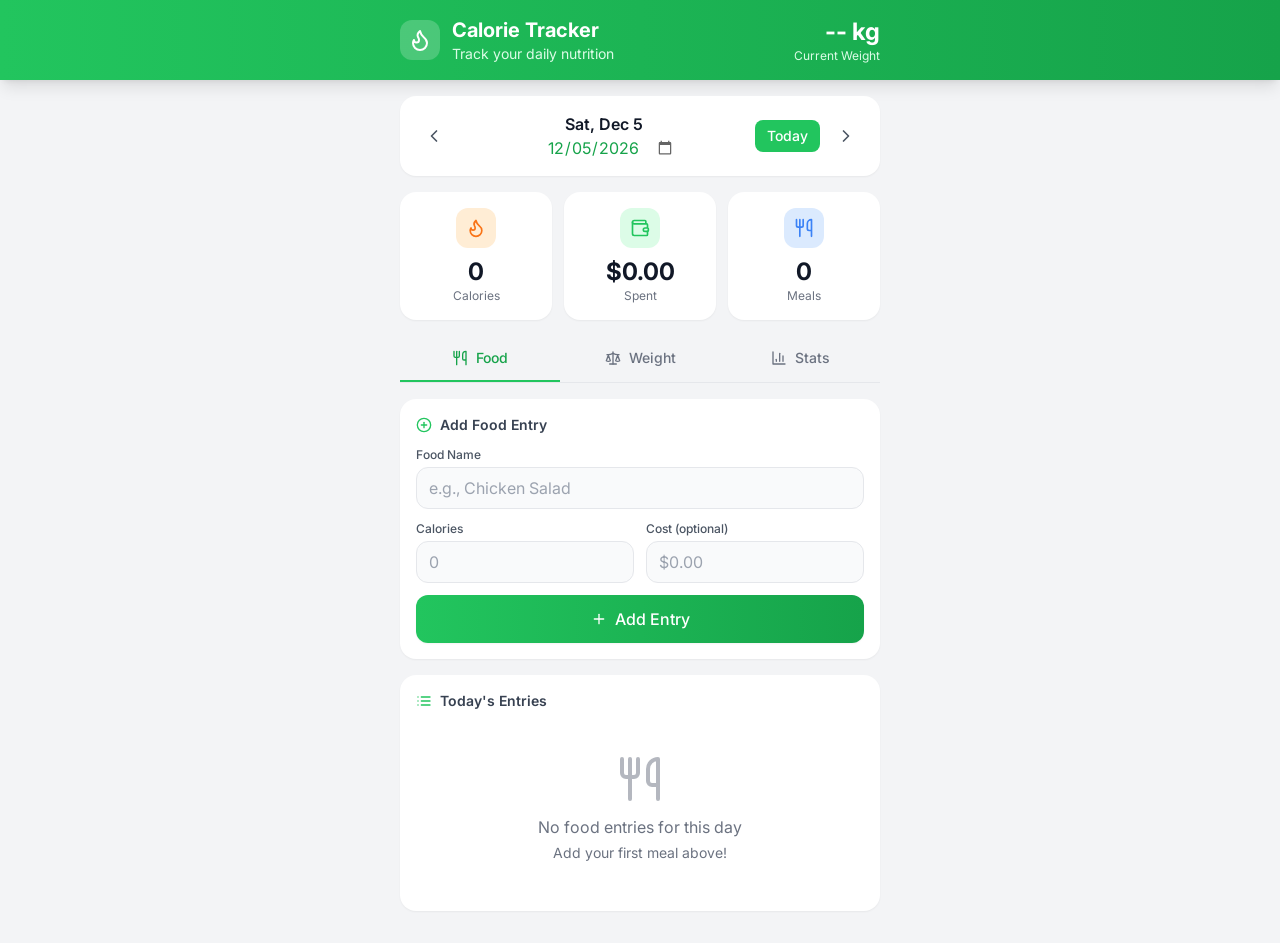
<file: index.html>
<!DOCTYPE html>
<html lang="en">
<head>
  <meta charset="UTF-8">
  <meta name="viewport" content="width=device-width, initial-scale=1.0, maximum-scale=1.0, user-scalable=no">
  <meta name="theme-color" content="#22c55e">
  <meta name="apple-mobile-web-app-capable" content="yes">
  <meta name="apple-mobile-web-app-status-bar-style" content="default">
  <title>Calorie Tracker</title>
  <link rel="preconnect" href="https://fonts.googleapis.com">
  <link rel="preconnect" href="https://fonts.gstatic.com" crossorigin>
  <link href="https://fonts.googleapis.com/css2?family=Inter:wght@400;500;600;700&display=swap" rel="stylesheet">
  <script type="module" crossorigin src="./assets/main-BHVflR48.js"></script>
  <link rel="stylesheet" crossorigin href="./assets/main-GZ6Hhb1g.css">
</head>
<body class="bg-gray-100 min-h-screen font-sans">
  <!-- Header -->
  <header class="bg-gradient-to-r from-primary-500 to-primary-600 text-white shadow-lg">
  <div class="max-w-lg mx-auto px-4 py-4">
    <div class="flex items-center justify-between">
      <div class="flex items-center gap-3">
        <div class="w-10 h-10 bg-white/20 rounded-xl flex items-center justify-center">
          <i data-lucide="flame" class="w-6 h-6"></i>
        </div>
        <div>
          <h1 class="text-xl font-bold">Calorie Tracker</h1>
          <p class="text-primary-100 text-sm">Track your daily nutrition</p>
        </div>
      </div>
      <div class="text-right">
        <div class="text-2xl font-bold" id="latest-weight">-- kg</div>
        <div class="text-primary-100 text-xs">Current Weight</div>
      </div>
    </div>
  </div>
</header>


  <!-- Main Content -->
  <main class="max-w-lg mx-auto px-4 pb-8 pt-4">
    
    <!-- Date Navigation -->
    <div class="bg-white rounded-2xl shadow-sm p-4 mb-4">
  <div class="flex items-center justify-between">
    <button id="prev-day" class="p-2 hover:bg-gray-100 rounded-lg transition-colors">
      <i data-lucide="chevron-left" class="w-5 h-5 text-gray-600"></i>
    </button>
    
    <div class="flex items-center gap-3">
      <div class="text-center">
        <div id="current-date-display" class="font-semibold text-gray-900">Today</div>
        <input 
          type="date" 
          id="date-picker" 
          class="text-xs text-primary-600 bg-transparent border-none cursor-pointer text-center focus:outline-none"
        >
      </div>
    </div>
    
    <div class="flex items-center gap-2">
      <button id="today-btn" class="px-3 py-1.5 text-sm font-medium bg-primary-500 text-white rounded-lg hover:bg-primary-600 transition-colors">
        Today
      </button>
      <button id="next-day" class="p-2 hover:bg-gray-100 rounded-lg transition-colors">
        <i data-lucide="chevron-right" class="w-5 h-5 text-gray-600"></i>
      </button>
    </div>
  </div>
</div>


    <!-- Summary Cards -->
    <div class="grid grid-cols-3 gap-3 mb-4">
  <!-- Daily Calories -->
  <div class="bg-white rounded-2xl shadow-sm p-4 text-center">
    <div class="w-10 h-10 bg-orange-100 rounded-xl flex items-center justify-center mx-auto mb-2">
      <i data-lucide="flame" class="w-5 h-5 text-orange-500"></i>
    </div>
    <div class="text-2xl font-bold text-gray-900" id="daily-calories">0</div>
    <div class="text-xs text-gray-500">Calories</div>
  </div>
  
  <!-- Daily Cost -->
  <div class="bg-white rounded-2xl shadow-sm p-4 text-center">
    <div class="w-10 h-10 bg-green-100 rounded-xl flex items-center justify-center mx-auto mb-2">
      <i data-lucide="wallet" class="w-5 h-5 text-green-500"></i>
    </div>
    <div class="text-2xl font-bold text-gray-900" id="daily-cost">$0</div>
    <div class="text-xs text-gray-500">Spent</div>
  </div>
  
  <!-- Entry Count -->
  <div class="bg-white rounded-2xl shadow-sm p-4 text-center">
    <div class="w-10 h-10 bg-blue-100 rounded-xl flex items-center justify-center mx-auto mb-2">
      <i data-lucide="utensils" class="w-5 h-5 text-blue-500"></i>
    </div>
    <div class="text-2xl font-bold text-gray-900" id="daily-count">0</div>
    <div class="text-xs text-gray-500">Meals</div>
  </div>
</div>


    <!-- Tab Navigation -->
    <div class="flex border-b border-gray-200 mb-4">
      <button data-tab="food" class="flex-1 py-3 px-4 text-sm font-medium border-b-2 border-primary-500 text-primary-600 flex items-center justify-center gap-2">
        <i data-lucide="utensils" class="w-4 h-4"></i>
        Food
      </button>
      <button data-tab="weight" class="flex-1 py-3 px-4 text-sm font-medium border-b-2 border-transparent text-gray-500 hover:text-gray-700 flex items-center justify-center gap-2">
        <i data-lucide="scale" class="w-4 h-4"></i>
        Weight
      </button>
      <button data-tab="stats" class="flex-1 py-3 px-4 text-sm font-medium border-b-2 border-transparent text-gray-500 hover:text-gray-700 flex items-center justify-center gap-2">
        <i data-lucide="bar-chart-3" class="w-4 h-4"></i>
        Stats
      </button>
    </div>

    <!-- Tab Panels -->
    <!-- Food Panel -->
    <div data-panel="food">
      <div class="bg-white rounded-2xl shadow-sm p-4 mb-4">
  <h2 class="text-sm font-semibold text-gray-700 mb-3 flex items-center gap-2">
    <i data-lucide="plus-circle" class="w-4 h-4 text-primary-500"></i>
    Add Food Entry
  </h2>
  
  <form id="food-form" class="space-y-3">
    <div>
      <label for="food-name" class="block text-xs font-medium text-gray-600 mb-1">Food Name</label>
      <input 
        type="text" 
        id="food-name" 
        name="name"
        required
        placeholder="e.g., Chicken Salad"
        class="w-full px-3 py-2.5 bg-gray-50 border border-gray-200 rounded-xl text-sm focus:outline-none focus:ring-2 focus:ring-primary-500 focus:border-transparent transition-all"
      >
    </div>
    
    <div class="grid grid-cols-2 gap-3">
      <div>
        <label for="food-calories" class="block text-xs font-medium text-gray-600 mb-1">Calories</label>
        <input 
          type="number" 
          id="food-calories" 
          name="calories"
          required
          min="1"
          placeholder="0"
          class="w-full px-3 py-2.5 bg-gray-50 border border-gray-200 rounded-xl text-sm focus:outline-none focus:ring-2 focus:ring-primary-500 focus:border-transparent transition-all"
        >
      </div>
      
      <div>
        <label for="food-cost" class="block text-xs font-medium text-gray-600 mb-1">Cost (optional)</label>
        <input 
          type="number" 
          id="food-cost" 
          name="cost"
          min="0"
          step="0.01"
          placeholder="$0.00"
          class="w-full px-3 py-2.5 bg-gray-50 border border-gray-200 rounded-xl text-sm focus:outline-none focus:ring-2 focus:ring-primary-500 focus:border-transparent transition-all"
        >
      </div>
    </div>
    
    <button 
      type="submit"
      class="w-full py-3 bg-gradient-to-r from-primary-500 to-primary-600 text-white font-medium rounded-xl hover:from-primary-600 hover:to-primary-700 transition-all shadow-sm flex items-center justify-center gap-2"
    >
      <i data-lucide="plus" class="w-4 h-4"></i>
      Add Entry
    </button>
  </form>
</div>

      <div class="bg-white rounded-2xl shadow-sm p-4">
  <h2 class="text-sm font-semibold text-gray-700 mb-3 flex items-center gap-2">
    <i data-lucide="list" class="w-4 h-4 text-primary-500"></i>
    Today's Entries
  </h2>
  
  <div id="daily-entries" class="space-y-2">
    <div class="text-center text-gray-500 py-8">
      <i data-lucide="utensils" class="w-12 h-12 mx-auto mb-3 opacity-50"></i>
      <p>No food entries for this day</p>
      <p class="text-sm mt-1">Add your first meal above!</p>
    </div>
  </div>
</div>

    </div>

    <!-- Weight Panel -->
    <div data-panel="weight" class="hidden">
      <div class="bg-white rounded-2xl shadow-sm p-4 mb-4">
  <h2 class="text-sm font-semibold text-gray-700 mb-3 flex items-center gap-2">
    <i data-lucide="scale" class="w-4 h-4 text-blue-500"></i>
    Record Weight
  </h2>
  
  <form id="weight-form" class="space-y-3">
    <div class="grid grid-cols-2 gap-3">
      <div>
        <label for="weight-value" class="block text-xs font-medium text-gray-600 mb-1">Weight (kg)</label>
        <input 
          type="number" 
          id="weight-value" 
          name="weight"
          required
          min="20"
          max="500"
          step="0.1"
          placeholder="70.0"
          class="w-full px-3 py-2.5 bg-gray-50 border border-gray-200 rounded-xl text-sm focus:outline-none focus:ring-2 focus:ring-blue-500 focus:border-transparent transition-all"
        >
      </div>
      
      <div>
        <label for="weight-date" class="block text-xs font-medium text-gray-600 mb-1">Date</label>
        <input 
          type="date" 
          id="weight-date" 
          name="date"
          required
          class="w-full px-3 py-2.5 bg-gray-50 border border-gray-200 rounded-xl text-sm focus:outline-none focus:ring-2 focus:ring-blue-500 focus:border-transparent transition-all"
        >
      </div>
    </div>
    
    <button 
      type="submit"
      class="w-full py-3 bg-gradient-to-r from-blue-500 to-blue-600 text-white font-medium rounded-xl hover:from-blue-600 hover:to-blue-700 transition-all shadow-sm flex items-center justify-center gap-2"
    >
      <i data-lucide="save" class="w-4 h-4"></i>
      Record Weight
    </button>
  </form>
</div>

<script>
  // Set default date to today
  document.addEventListener('DOMContentLoaded', () => {
    const dateInput = document.getElementById('weight-date');
    if (dateInput) {
      dateInput.value = new Date().toISOString().split('T')[0];
    }
  });
</script>

      <div class="bg-white rounded-2xl shadow-sm p-4">
  <h2 class="text-sm font-semibold text-gray-700 mb-3 flex items-center gap-2">
    <i data-lucide="history" class="w-4 h-4 text-blue-500"></i>
    Weight History
  </h2>
  
  <div id="weight-history" class="space-y-2">
    <div class="text-center text-gray-500 py-6">
      <i data-lucide="scale" class="w-10 h-10 mx-auto mb-2 opacity-50"></i>
      <p>No weight records yet</p>
    </div>
  </div>
</div>

    </div>

    <!-- Stats Panel -->
    <div data-panel="stats" class="hidden">
      <div class="space-y-4">
  <!-- Weekly Average -->
  <div class="bg-white rounded-2xl shadow-sm p-4">
    <div class="flex items-center gap-3 mb-3">
      <div class="w-10 h-10 bg-purple-100 rounded-xl flex items-center justify-center">
        <i data-lucide="calendar-days" class="w-5 h-5 text-purple-500"></i>
      </div>
      <div>
        <h3 class="font-semibold text-gray-900">Weekly Average</h3>
        <p class="text-xs text-gray-500" id="weekly-days">0 days tracked</p>
      </div>
    </div>
    
    <div class="grid grid-cols-2 gap-4">
      <div class="bg-purple-50 rounded-xl p-3 text-center">
        <div class="text-2xl font-bold text-purple-600" id="weekly-avg-calories">0</div>
        <div class="text-xs text-purple-500">Avg Calories/Day</div>
      </div>
      <div class="bg-purple-50 rounded-xl p-3 text-center">
        <div class="text-2xl font-bold text-purple-600" id="weekly-avg-cost">$0</div>
        <div class="text-xs text-purple-500">Avg Cost/Day</div>
      </div>
    </div>
  </div>

  <!-- Monthly Average -->
  <div class="bg-white rounded-2xl shadow-sm p-4">
    <div class="flex items-center gap-3 mb-3">
      <div class="w-10 h-10 bg-indigo-100 rounded-xl flex items-center justify-center">
        <i data-lucide="calendar" class="w-5 h-5 text-indigo-500"></i>
      </div>
      <div>
        <h3 class="font-semibold text-gray-900">Monthly Average</h3>
        <p class="text-xs text-gray-500" id="monthly-period">No data</p>
      </div>
    </div>
    
    <div class="grid grid-cols-2 gap-4">
      <div class="bg-indigo-50 rounded-xl p-3 text-center">
        <div class="text-2xl font-bold text-indigo-600" id="monthly-avg-calories">0</div>
        <div class="text-xs text-indigo-500">Avg Calories/Day</div>
      </div>
      <div class="bg-indigo-50 rounded-xl p-3 text-center">
        <div class="text-2xl font-bold text-indigo-600" id="monthly-avg-cost">$0</div>
        <div class="text-xs text-indigo-500">Avg Cost/Day</div>
      </div>
    </div>
  </div>

  <!-- Quick Tips -->
  <div class="bg-gradient-to-br from-primary-500 to-primary-600 rounded-2xl shadow-sm p-4 text-white">
    <div class="flex items-center gap-3 mb-3">
      <div class="w-10 h-10 bg-white/20 rounded-xl flex items-center justify-center">
        <i data-lucide="lightbulb" class="w-5 h-5"></i>
      </div>
      <h3 class="font-semibold">Quick Tips</h3>
    </div>
    
    <ul class="space-y-2 text-sm text-primary-100">
      <li class="flex items-start gap-2">
        <i data-lucide="check-circle" class="w-4 h-4 mt-0.5 flex-shrink-0"></i>
        Track every meal for accurate insights
      </li>
      <li class="flex items-start gap-2">
        <i data-lucide="check-circle" class="w-4 h-4 mt-0.5 flex-shrink-0"></i>
        Weigh yourself at the same time daily
      </li>
      <li class="flex items-start gap-2">
        <i data-lucide="check-circle" class="w-4 h-4 mt-0.5 flex-shrink-0"></i>
        Use the cost tracker to manage food budget
      </li>
    </ul>
  </div>

  <!-- Data Info -->
  <div class="bg-gray-50 rounded-2xl p-4 text-center">
    <div class="flex items-center justify-center gap-2 text-gray-500 text-sm">
      <i data-lucide="shield-check" class="w-4 h-4"></i>
      <span>All data stored locally on your device</span>
    </div>
  </div>
</div>

    </div>

  </main>

  <!-- Notification Container -->
  <div id="notification-container"></div>

</body>
</html>
</file>
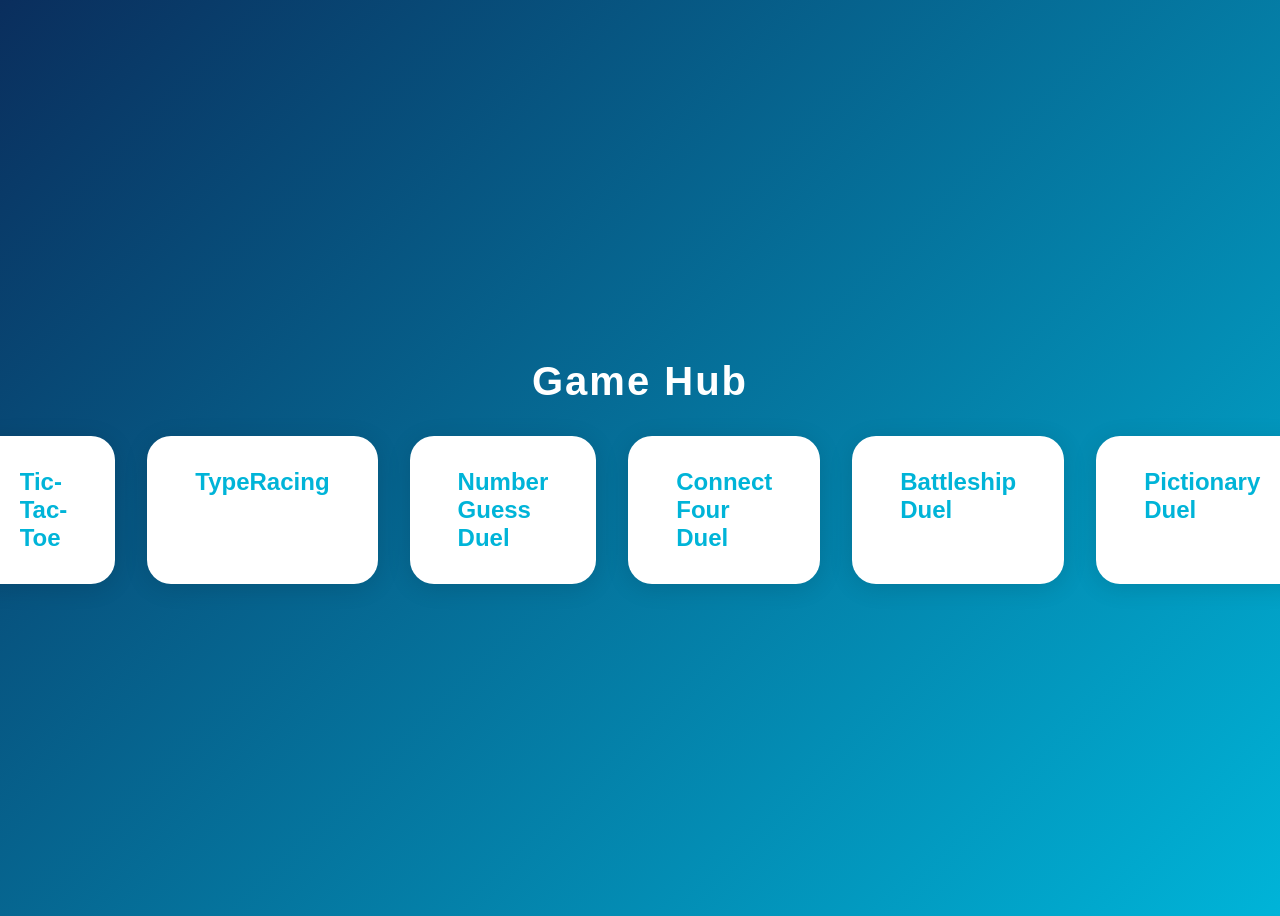
<file: 2PlayerGames/index.html>
<!DOCTYPE html>
<html lang="en">
<head>
    <meta charset="UTF-8">
    <title>Game Hub</title>
    <style>
        body {
            background: linear-gradient(135deg, #0a2e5d 0%, #00b4d8 100%);
            color: #fff;
            font-family: 'Montserrat', Arial, sans-serif;
            display: flex;
            flex-direction: column;
            align-items: center;
            justify-content: center;
            min-height: 100vh;
        }
        h1 {
            margin-bottom: 2rem;
            font-size: 2.5rem;
            letter-spacing: 2px;
        }
        .game-links {
            display: flex;
            gap: 2rem;
        }
        .game-link {
            background: #fff;
            color: #00b4d8;
            text-decoration: none;
            padding: 2rem 3rem;
            border-radius: 24px;
            font-size: 1.5rem;
            font-weight: 700;
            box-shadow: 0 4px 24px rgba(0,0,0,0.12);
            transition: background 0.2s, color 0.2s, transform 0.2s;
        }
        .game-link:hover {
            background: #00b4d8;
            color: #fff;
            transform: scale(1.05);
        }
    </style>
</head>
<body>
    <h1>Game Hub</h1>
    <div class="game-links">
        <a class="game-link" href="tic-tac-toe.html">Tic-Tac-Toe</a>
        <a class="game-link" href="typeracing.html">TypeRacing</a>
        <a class="game-link" href="number-guess-duel.html">Number Guess Duel</a>
        <a class="game-link" href="connect-four-duel.html">Connect Four Duel</a>
        <a class="game-link" href="battleship-duel.html">Battleship Duel</a>
        <a class="game-link" href="pictionary-duel.html">Pictionary Duel</a>
    </div>
</body>
</html>
</file>
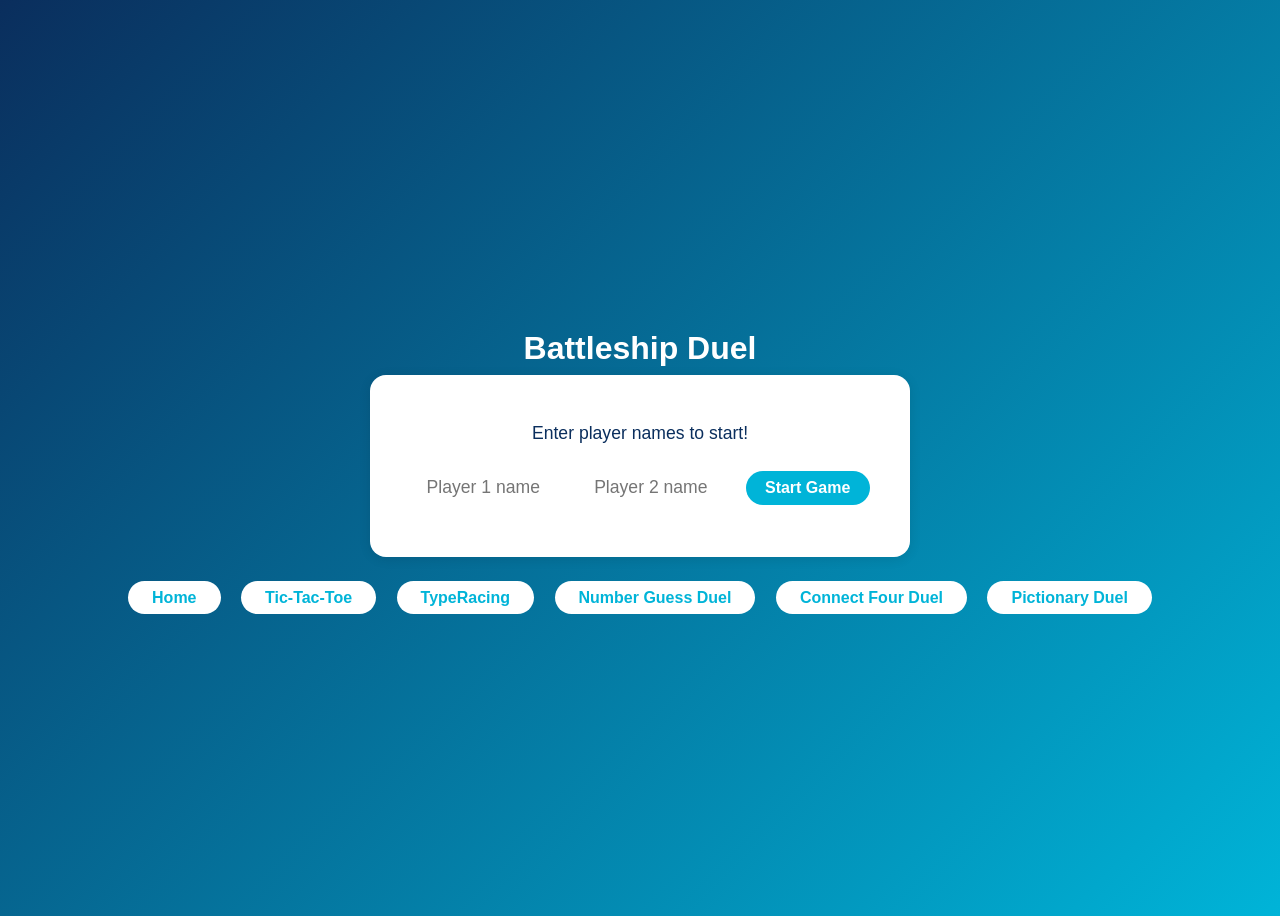
<file: 2PlayerGames/battleship-duel.html>
<!DOCTYPE html>
<html lang="en">
<head>
    <meta charset="UTF-8">
    <title>Battleship Duel</title>
    <style>
        body {
            background: linear-gradient(135deg, #0a2e5d 0%, #00b4d8 100%);
            color: #fff;
            font-family: 'Montserrat', Arial, sans-serif;
            display: flex;
            flex-direction: column;
            align-items: center;
            justify-content: center;
            min-height: 100vh;
        }
        h1 {
            margin-bottom: 0.5rem;
        }
        .game-area {
            background: #fff;
            color: #0a2e5d;
            border-radius: 16px;
            padding: 2rem 2.5rem;
            box-shadow: 0 2px 12px rgba(0,0,0,0.10);
            min-width: 340px;
            text-align: center;
        }
        .input-row {
            margin: 1.2rem 0;
        }
        .input-row input {
            font-size: 1.1rem;
            padding: 0.5rem 1rem;
            border-radius: 8px;
            border: none;
            width: 120px;
            margin-right: 0.7rem;
        }
        .input-row button {
            background: #00b4d8;
            color: #fff;
            border: none;
            padding: 0.5rem 1.2rem;
            border-radius: 20px;
            font-size: 1rem;
            font-weight: 700;
            cursor: pointer;
            transition: background 0.2s;
        }
        .input-row button:hover {
            background: #0077b6;
        }
        .status {
            font-size: 1.1rem;
            margin: 1rem 0 0.5rem 0;
            min-height: 1.5em;
        }
        .boards {
            display: flex;
            gap: 2rem;
            justify-content: center;
            margin-top: 1.5rem;
        }
        .board {
            display: grid;
            grid-template-columns: repeat(8, 32px);
            grid-template-rows: repeat(8, 32px);
            gap: 2px;
            background: #0a2e5d;
            border-radius: 8px;
        }
        .cell {
            width: 32px;
            height: 32px;
            background: #e0f7fa;
            border-radius: 4px;
            display: flex;
            align-items: center;
            justify-content: center;
            font-size: 1.1rem;
            font-weight: bold;
            cursor: pointer;
            transition: background 0.2s;
            user-select: none;
        }
        .cell.ship { background: #b2ebf2; }
        .cell.hit { background: #e63946; color: #fff; }
        .cell.miss { background: #adb5bd; color: #fff; }
        .cell.own { cursor: default; }
        .nav-links {
            margin-top: 2rem;
            text-align: center;
        }
        .nav-links a {
            color: #00b4d8;
            background: #fff;
            text-decoration: none;
            padding: 0.5rem 1.5rem;
            border-radius: 20px;
            font-weight: 700;
            margin: 0 0.5rem;
            transition: background 0.2s, color 0.2s;
        }
    </style>
</head>
<body>
    <h1>Battleship Duel</h1>
    <div class="game-area">
        <div class="status" id="status">Enter player names to start!</div>
        <div class="input-row">
            <input type="text" id="player1" placeholder="Player 1 name" />
            <input type="text" id="player2" placeholder="Player 2 name" />
            <button id="startBtn">Start Game</button>
        </div>
        <div class="boards" id="boards" style="display:none;">
            <div>
                <div style="font-weight:700; margin-bottom:0.5rem;">Your Board</div>
                <div class="board" id="ownBoard"></div>
            </div>
            <div>
                <div style="font-weight:700; margin-bottom:0.5rem;">Opponent Board</div>
                <div class="board" id="opponentBoard"></div>
            </div>
        </div>
    </div>
    <div class="nav-links">
        <a href="index.html">Home</a>
        <a href="tic-tac-toe.html">Tic-Tac-Toe</a>
        <a href="typeracing.html">TypeRacing</a>
        <a href="number-guess-duel.html">Number Guess Duel</a>
        <a href="connect-four-duel.html">Connect Four Duel</a>
        <a href="pictionary-duel.html" style="color:#00b4d8; background:#fff; text-decoration:none; padding:0.5rem 1.5rem; border-radius:20px; font-weight:700; margin:0 0.5rem; transition:background 0.2s, color 0.2s;">Pictionary Duel</a>
    </div>
    <script>
        // --- Battleship Game Logic ---
        const BOARD_SIZE = 8;
        const SHIPS = [4, 3, 3, 2, 2]; // Ship lengths
        let playerNames = [];
        let boards = [[], []]; // 0: current, 1: opponent
        let hits = [[], []];
        let currentPlayer = 0;
        let gameActive = false;
        let placingShips = true;
        let shipPlacementIndex = 0;
        let shipCellsPlaced = 0;
        let currentShipLength = 0;
        let currentShipCells = [];

        const statusElem = document.getElementById('status');
        const player1Elem = document.getElementById('player1');
        const player2Elem = document.getElementById('player2');
        const startBtn = document.getElementById('startBtn');
        const boardsElem = document.getElementById('boards');
        const ownBoardElem = document.getElementById('ownBoard');
        const opponentBoardElem = document.getElementById('opponentBoard');

        function initBoards() {
            boards = [
                Array(BOARD_SIZE).fill(null).map(() => Array(BOARD_SIZE).fill(0)),
                Array(BOARD_SIZE).fill(null).map(() => Array(BOARD_SIZE).fill(0))
            ];
            hits = [
                Array(BOARD_SIZE).fill(null).map(() => Array(BOARD_SIZE).fill(0)),
                Array(BOARD_SIZE).fill(null).map(() => Array(BOARD_SIZE).fill(0))
            ];
        }

        function renderBoards() {
            // Own board
            ownBoardElem.innerHTML = '';
            for (let r = 0; r < BOARD_SIZE; r++) {
                for (let c = 0; c < BOARD_SIZE; c++) {
                    const cell = document.createElement('div');
                    cell.className = 'cell own';
                    if (boards[currentPlayer][r][c] === 1) cell.classList.add('ship');
                    if (hits[currentPlayer][r][c] === 2) cell.classList.add('hit');
                    if (hits[currentPlayer][r][c] === 1) cell.classList.add('miss');
                    ownBoardElem.appendChild(cell);
                }
            }
            // Opponent board
            opponentBoardElem.innerHTML = '';
            for (let r = 0; r < BOARD_SIZE; r++) {
                for (let c = 0; c < BOARD_SIZE; c++) {
                    const cell = document.createElement('div');
                    cell.className = 'cell';
                    if (hits[1-currentPlayer][r][c] === 2) cell.classList.add('hit');
                    if (hits[1-currentPlayer][r][c] === 1) cell.classList.add('miss');
                    cell.onclick = () => handleAttack(r, c);
                    opponentBoardElem.appendChild(cell);
                }
            }
        }

        function handleAttack(r, c) {
            if (!gameActive || placingShips) return;
            if (hits[1-currentPlayer][r][c] !== 0) return;
            if (boards[1-currentPlayer][r][c] === 1) {
                hits[1-currentPlayer][r][c] = 2; // hit
                statusElem.textContent = `Hit! ${playerNames[currentPlayer]} goes again.`;
                if (checkWin(1-currentPlayer)) {
                    statusElem.textContent = `${playerNames[currentPlayer]} wins!`;
                    gameActive = false;
                }
            } else {
                hits[1-currentPlayer][r][c] = 1; // miss
                statusElem.textContent = `Miss! Switching turns.`;
                currentPlayer = 1 - currentPlayer;
            }
            renderBoards();
        }

        function checkWin(playerIdx) {
            for (let r = 0; r < BOARD_SIZE; r++) {
                for (let c = 0; c < BOARD_SIZE; c++) {
                    if (boards[playerIdx][r][c] === 1 && hits[playerIdx][r][c] !== 2) {
                        return false;
                    }
                }
            }
            return true;
        }

        function startShipPlacement() {
            placingShips = true;
            shipPlacementIndex = 0;
            shipCellsPlaced = 0;
            currentShipLength = SHIPS[shipPlacementIndex];
            currentShipCells = [];
            statusElem.textContent = `${playerNames[currentPlayer]}, place your ship of length ${currentShipLength}. Click ${currentShipLength} cells.`;
            renderBoards();
            ownBoardElem.querySelectorAll('.cell').forEach((cell, idx) => {
                cell.onclick = () => handleShipPlacement(Math.floor(idx/BOARD_SIZE), idx%BOARD_SIZE);
            });
            opponentBoardElem.innerHTML = '<div style="color:#888; margin-top:2rem;">Waiting for ship placement...</div>';
        }

        function handleShipPlacement(r, c) {
            if (boards[currentPlayer][r][c] === 1) return;
            boards[currentPlayer][r][c] = 1;
            currentShipCells.push([r, c]);
            shipCellsPlaced++;
            renderBoards();
            ownBoardElem.querySelectorAll('.cell').forEach((cell, idx) => {
                cell.onclick = () => handleShipPlacement(Math.floor(idx/BOARD_SIZE), idx%BOARD_SIZE);
            });
            if (shipCellsPlaced === currentShipLength) {
                shipPlacementIndex++;
                if (shipPlacementIndex < SHIPS.length) {
                    currentShipLength = SHIPS[shipPlacementIndex];
                    shipCellsPlaced = 0;
                    currentShipCells = [];
                    statusElem.textContent = `${playerNames[currentPlayer]}, place your ship of length ${currentShipLength}. Click ${currentShipLength} cells.`;
                } else {
                    // Next player
                    if (currentPlayer === 0) {
                        currentPlayer = 1;
                        shipPlacementIndex = 0;
                        shipCellsPlaced = 0;
                        currentShipLength = SHIPS[shipPlacementIndex];
                        currentShipCells = [];
                        statusElem.textContent = `${playerNames[currentPlayer]}, place your ship of length ${currentShipLength}. Click ${currentShipLength} cells.`;
                        renderBoards();
                        ownBoardElem.querySelectorAll('.cell').forEach((cell, idx) => {
                            cell.onclick = () => handleShipPlacement(Math.floor(idx/BOARD_SIZE), idx%BOARD_SIZE);
                        });
                    } else {
                        // Start game
                        placingShips = false;
                        currentPlayer = 0;
                        statusElem.textContent = `${playerNames[currentPlayer]}'s turn! Click opponent's board to attack.`;
                        renderBoards();
                    }
                }
            }
        }

        startBtn.onclick = () => {
            const p1 = player1Elem.value.trim();
            const p2 = player2Elem.value.trim();
            if (!p1 || !p2) {
                statusElem.textContent = 'Please enter both player names!';
                return;
            }
            playerNames = [p1, p2];
            initBoards();
            boardsElem.style.display = 'flex';
            currentPlayer = 0;
            gameActive = true;
            startShipPlacement();
        };
    </script>
</body>
</html>
</file>
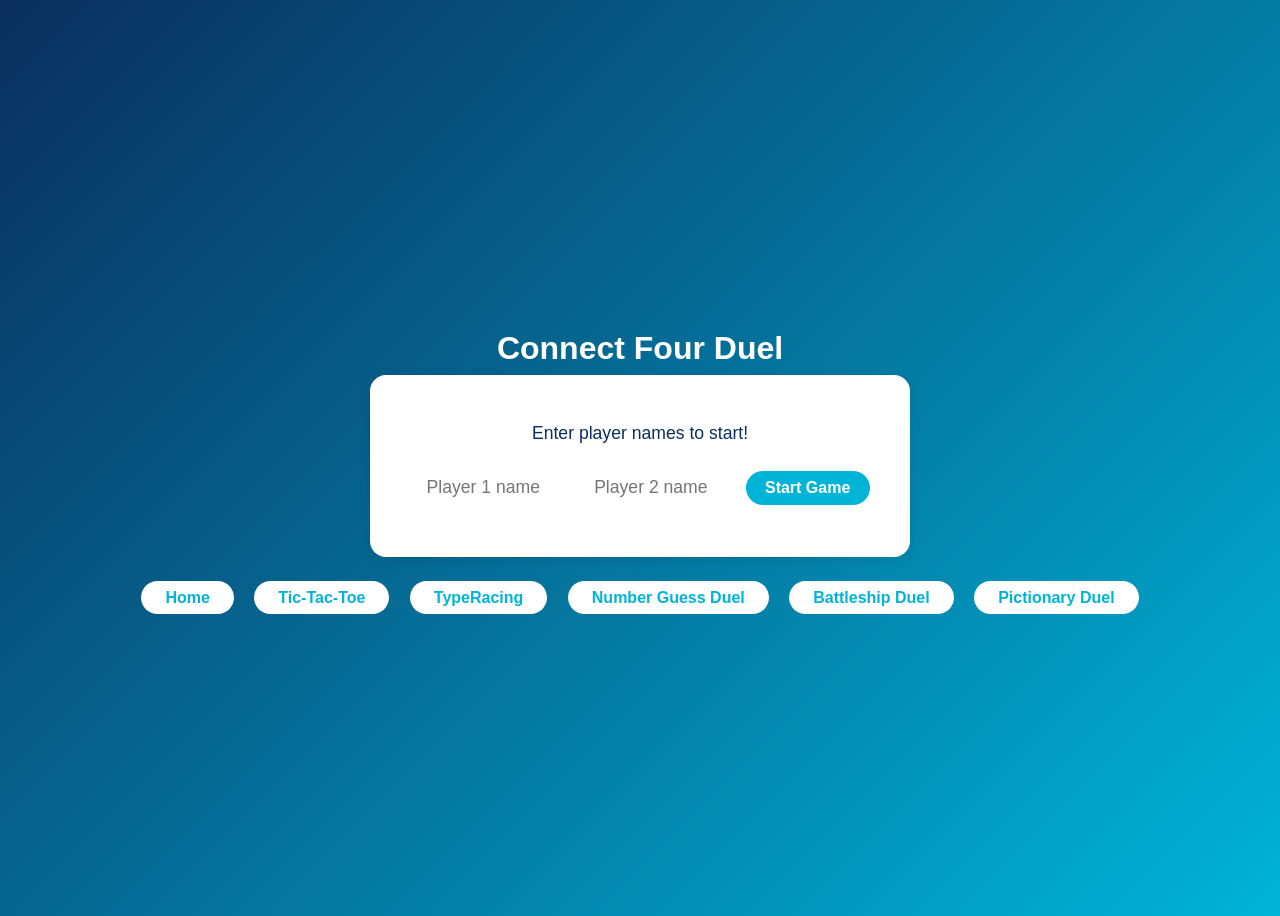
<file: 2PlayerGames/connect-four-duel.html>
<!DOCTYPE html>
<html lang="en">
<head>
    <meta charset="UTF-8">
    <title>Connect Four Duel</title>
    <style>
        body {
            background: linear-gradient(135deg, #0a2e5d 0%, #00b4d8 100%);
            color: #fff;
            font-family: 'Montserrat', Arial, sans-serif;
            display: flex;
            flex-direction: column;
            align-items: center;
            justify-content: center;
            min-height: 100vh;
        }
        h1 {
            margin-bottom: 0.5rem;
        }
        .game-area {
            background: #fff;
            color: #0a2e5d;
            border-radius: 16px;
            padding: 2rem 2.5rem;
            box-shadow: 0 2px 12px rgba(0,0,0,0.10);
            min-width: 340px;
            text-align: center;
        }
        .input-row {
            margin: 1.2rem 0;
        }
        .input-row input {
            font-size: 1.1rem;
            padding: 0.5rem 1rem;
            border-radius: 8px;
            border: none;
            width: 120px;
            margin-right: 0.7rem;
        }
        .input-row button {
            background: #00b4d8;
            color: #fff;
            border: none;
            padding: 0.5rem 1.2rem;
            border-radius: 20px;
            font-size: 1rem;
            font-weight: 700;
            cursor: pointer;
            transition: background 0.2s;
        }
        .input-row button:hover {
            background: #0077b6;
        }
        .status {
            font-size: 1.1rem;
            margin: 1rem 0 0.5rem 0;
            min-height: 1.5em;
        }
        .board {
            display: grid;
            grid-template-columns: repeat(7, 48px);
            grid-template-rows: repeat(6, 48px);
            gap: 6px;
            margin: 1.5rem 0 0.5rem 0;
            background: #0a2e5d;
            border-radius: 10px;
            justify-content: center;
        }
        .cell {
            width: 48px;
            height: 48px;
            background: #e0f7fa;
            border-radius: 50%;
            display: flex;
            align-items: center;
            justify-content: center;
            font-size: 2rem;
            font-weight: bold;
            cursor: pointer;
            transition: background 0.2s, box-shadow 0.2s;
            box-shadow: 0 2px 8px rgba(0,0,0,0.08);
        }
        .cell.red { background: #e63946; color: #fff; }
        .cell.yellow { background: #ffd60a; color: #0a2e5d; }
        .cell.winner { box-shadow: 0 0 0 4px #00b4d8, 0 0 16px 8px #00b4d8; }
        .nav-links {
            margin-top: 2rem;
            text-align: center;
        }
        .nav-links a {
            color: #00b4d8;
            background: #fff;
            text-decoration: none;
            padding: 0.5rem 1.5rem;
            border-radius: 20px;
            font-weight: 700;
            margin: 0 0.5rem;
            transition: background 0.2s, color 0.2s;
        }
    </style>
</head>
<body>
    <h1>Connect Four Duel</h1>
    <div class="game-area">
        <div class="status" id="status">Enter player names to start!</div>
        <div class="input-row">
            <input type="text" id="player1" placeholder="Player 1 name" />
            <input type="text" id="player2" placeholder="Player 2 name" />
            <button id="startBtn">Start Game</button>
        </div>
        <div class="board" id="board" style="display:none;"></div>
    </div>
    <div class="nav-links">
        <a href="index.html">Home</a>
        <a href="tic-tac-toe.html">Tic-Tac-Toe</a>
        <a href="typeracing.html">TypeRacing</a>
        <a href="number-guess-duel.html">Number Guess Duel</a>
        <a href="battleship-duel.html" style="color:#00b4d8; background:#fff; text-decoration:none; padding:0.5rem 1.5rem; border-radius:20px; font-weight:700; margin:0 0.5rem; transition:background 0.2s, color 0.2s;">Battleship Duel</a>
        <a href="pictionary-duel.html" style="color:#00b4d8; background:#fff; text-decoration:none; padding:0.5rem 1.5rem; border-radius:20px; font-weight:700; margin:0 0.5rem; transition:background 0.2s, color 0.2s;">Pictionary Duel</a>
    </div>
    <script>
        let playerNames = [];
        let currentPlayer = 0;
        let board = [];
        let gameActive = false;
        let winnerCells = [];

        const statusElem = document.getElementById('status');
        const player1Elem = document.getElementById('player1');
        const player2Elem = document.getElementById('player2');
        const startBtn = document.getElementById('startBtn');
        const boardElem = document.getElementById('board');

        function resetBoard() {
            board = Array(6).fill(null).map(() => Array(7).fill(null));
            winnerCells = [];
        }

        function renderBoard() {
            boardElem.innerHTML = '';
            for (let row = 0; row < 6; row++) {
                for (let col = 0; col < 7; col++) {
                    const cell = document.createElement('div');
                    cell.className = 'cell';
                    if (board[row][col] === 0) cell.classList.add('red');
                    if (board[row][col] === 1) cell.classList.add('yellow');
                    if (winnerCells.some(([r, c]) => r === row && c === col)) cell.classList.add('winner');
                    cell.onclick = () => handleMove(col);
                    boardElem.appendChild(cell);
                }
            }
        }

        function handleMove(col) {
            if (!gameActive) return;
            // Find lowest empty row in this column
            for (let row = 5; row >= 0; row--) {
                if (board[row][col] === null) {
                    board[row][col] = currentPlayer;
                    if (checkWin(row, col)) {
                        gameActive = false;
                        statusElem.textContent = `${playerNames[currentPlayer]} wins!`;
                    } else if (board.flat().every(cell => cell !== null)) {
                        statusElem.textContent = "It's a tie!";
                        gameActive = false;
                    } else {
                        currentPlayer = 1 - currentPlayer;
                        statusElem.textContent = `${playerNames[currentPlayer]}'s turn (${currentPlayer === 0 ? 'Red' : 'Yellow'})`;
                    }
                    renderBoard();
                    return;
                }
            }
        }

        function checkWin(row, col) {
            const directions = [
                [0,1], [1,0], [1,1], [1,-1]
            ];
            for (const [dr, dc] of directions) {
                let count = 1;
                let cells = [[row, col]];
                for (let d = 1; d < 4; d++) {
                    const r = row + dr*d, c = col + dc*d;
                    if (r < 0 || r > 5 || c < 0 || c > 6 || board[r][c] !== currentPlayer) break;
                    count++;
                    cells.push([r, c]);
                }
                for (let d = 1; d < 4; d++) {
                    const r = row - dr*d, c = col - dc*d;
                    if (r < 0 || r > 5 || c < 0 || c > 6 || board[r][c] !== currentPlayer) break;
                    count++;
                    cells.push([r, c]);
                }
                if (count >= 4) {
                    winnerCells = cells;
                    return true;
                }
            }
            return false;
        }

        startBtn.onclick = () => {
            const p1 = player1Elem.value.trim();
            const p2 = player2Elem.value.trim();
            if (!p1 || !p2) {
                statusElem.textContent = 'Please enter both player names!';
                return;
            }
            playerNames = [p1, p2];
            currentPlayer = 0;
            resetBoard();
            gameActive = true;
            boardElem.style.display = 'grid';
            statusElem.textContent = `${playerNames[currentPlayer]}'s turn (Red)`;
            renderBoard();
        };
    </script>
</body>
</html>
</file>
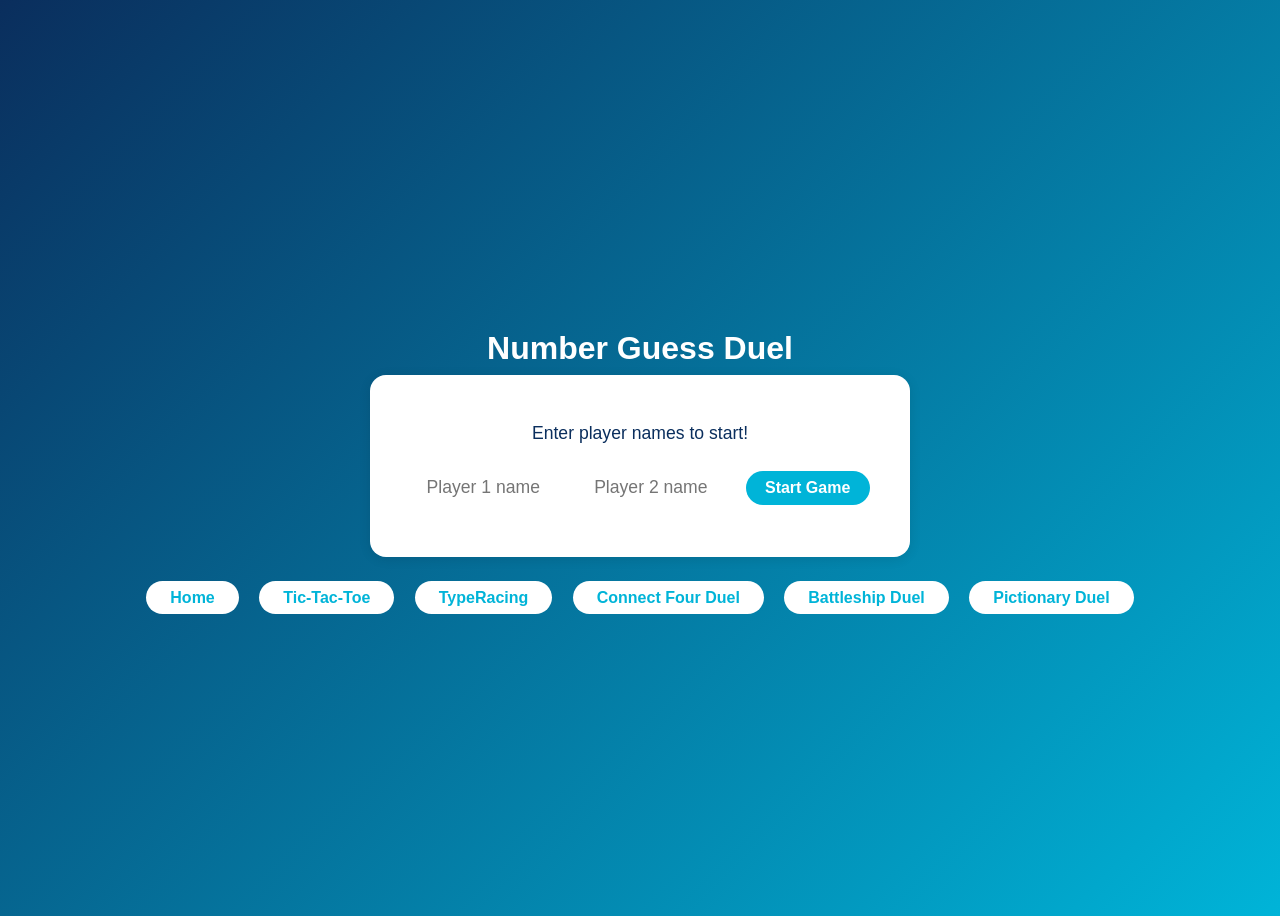
<file: 2PlayerGames/number-guess-duel.html>
<!DOCTYPE html>
<html lang="en">
<head>
    <meta charset="UTF-8">
    <title>Number Guess Duel</title>
    <style>
        body {
            background: linear-gradient(135deg, #0a2e5d 0%, #00b4d8 100%);
            color: #fff;
            font-family: 'Montserrat', Arial, sans-serif;
            display: flex;
            flex-direction: column;
            align-items: center;
            justify-content: center;
            min-height: 100vh;
        }
        h1 {
            margin-bottom: 0.5rem;
        }
        .game-area {
            background: #fff;
            color: #0a2e5d;
            border-radius: 16px;
            padding: 2rem 2.5rem;
            box-shadow: 0 2px 12px rgba(0,0,0,0.10);
            min-width: 340px;
            text-align: center;
        }
        .input-row {
            margin: 1.2rem 0;
        }
        .input-row input {
            font-size: 1.1rem;
            padding: 0.5rem 1rem;
            border-radius: 8px;
            border: none;
            width: 120px;
            margin-right: 0.7rem;
        }
        .input-row button {
            background: #00b4d8;
            color: #fff;
            border: none;
            padding: 0.5rem 1.2rem;
            border-radius: 20px;
            font-size: 1rem;
            font-weight: 700;
            cursor: pointer;
            transition: background 0.2s;
        }
        .input-row button:hover {
            background: #0077b6;
        }
        .status {
            font-size: 1.1rem;
            margin: 1rem 0 0.5rem 0;
            min-height: 1.5em;
        }
        .scoreboard {
            margin-top: 1.5rem;
            background: #e0f7fa;
            color: #0a2e5d;
            border-radius: 10px;
            padding: 1rem 0.5rem;
        }
        .nav-links {
            margin-top: 2rem;
            text-align: center;
        }
        .nav-links a {
            color: #00b4d8;
            background: #fff;
            text-decoration: none;
            padding: 0.5rem 1.5rem;
            border-radius: 20px;
            font-weight: 700;
            margin: 0 0.5rem;
            transition: background 0.2s, color 0.2s;
        }
    </style>
</head>
<body>
    <h1>Number Guess Duel</h1>
    <div class="game-area">
        <div class="status" id="status">Enter player names to start!</div>
        <div class="input-row">
            <input type="text" id="player1" placeholder="Player 1 name" />
            <input type="text" id="player2" placeholder="Player 2 name" />
            <button id="startBtn">Start Game</button>
        </div>
        <div class="input-row" id="guessRow" style="display:none;">
            <input type="number" id="guessInput" placeholder="Your guess..." min="1" max="100" />
            <button id="guessBtn">Guess</button>
        </div>
        <div class="scoreboard" id="scoreboard" style="display:none;"></div>
    </div>
    <div class="nav-links">
        <a href="index.html">Home</a>
        <a href="tic-tac-toe.html">Tic-Tac-Toe</a>
        <a href="typeracing.html">TypeRacing</a>
        <a href="connect-four-duel.html" style="color:#00b4d8; background:#fff; text-decoration:none; padding:0.5rem 1.5rem; border-radius:20px; font-weight:700; margin:0 0.5rem; transition:background 0.2s, color 0.2s;">Connect Four Duel</a>
        <a href="battleship-duel.html" style="color:#00b4d8; background:#fff; text-decoration:none; padding:0.5rem 1.5rem; border-radius:20px; font-weight:700; margin:0 0.5rem; transition:background 0.2s, color 0.2s;">Battleship Duel</a>
        <a href="pictionary-duel.html" style="color:#00b4d8; background:#fff; text-decoration:none; padding:0.5rem 1.5rem; border-radius:20px; font-weight:700; margin:0 0.5rem; transition:background 0.2s, color 0.2s;">Pictionary Duel</a>
    </div>
    <script>
        let playerNames = [];
        let scores = [0, 0];
        let currentPlayer = 0;
        let numberToGuess = null;
        let attempts = [0, 0];
        let gameActive = false;

        const statusElem = document.getElementById('status');
        const player1Elem = document.getElementById('player1');
        const player2Elem = document.getElementById('player2');
        const startBtn = document.getElementById('startBtn');
        const guessRow = document.getElementById('guessRow');
        const guessInput = document.getElementById('guessInput');
        const guessBtn = document.getElementById('guessBtn');
        const scoreboardElem = document.getElementById('scoreboard');

        startBtn.onclick = () => {
            const p1 = player1Elem.value.trim();
            const p2 = player2Elem.value.trim();
            if (!p1 || !p2) {
                statusElem.textContent = 'Please enter both player names!';
                return;
            }
            playerNames = [p1, p2];
            scores = [0, 0];
            attempts = [0, 0];
            currentPlayer = 0;
            gameActive = true;
            numberToGuess = Math.floor(Math.random() * 100) + 1;
            statusElem.textContent = `${playerNames[currentPlayer]}'s turn! Guess a number between 1 and 100.`;
            guessRow.style.display = '';
            scoreboardElem.style.display = 'block';
            updateScoreboard();
            guessInput.value = '';
            guessInput.focus();
        };

        guessBtn.onclick = () => {
            if (!gameActive) return;
            const guess = parseInt(guessInput.value, 10);
            if (isNaN(guess) || guess < 1 || guess > 100) {
                statusElem.textContent = 'Enter a valid number between 1 and 100!';
                return;
            }
            attempts[currentPlayer]++;
            if (guess === numberToGuess) {
                scores[currentPlayer]++;
                statusElem.textContent = `Correct! ${playerNames[currentPlayer]} scores a point! The number was ${numberToGuess}.`;
                numberToGuess = Math.floor(Math.random() * 100) + 1;
                attempts = [0, 0];
                setTimeout(() => {
                    statusElem.textContent = `${playerNames[1-currentPlayer]}'s turn! Guess a number between 1 and 100.`;
                    currentPlayer = 1 - currentPlayer;
                    guessInput.value = '';
                    guessInput.focus();
                }, 1500);
            } else if (guess < numberToGuess) {
                statusElem.textContent = 'Too low!';
                setTimeout(() => {
                    statusElem.textContent = `${playerNames[currentPlayer]}'s turn! Guess a number between 1 and 100.`;
                    guessInput.value = '';
                    guessInput.focus();
                }, 900);
            } else {
                statusElem.textContent = 'Too high!';
                setTimeout(() => {
                    statusElem.textContent = `${playerNames[currentPlayer]}'s turn! Guess a number between 1 and 100.`;
                    guessInput.value = '';
                    guessInput.focus();
                }, 900);
            }
            updateScoreboard();
        };

        function updateScoreboard() {
            scoreboardElem.innerHTML = `<b>${playerNames[0]}</b>: ${scores[0]} points<br><b>${playerNames[1]}</b>: ${scores[1]} points`;
        }
    </script>
</body>
</html>
</file>
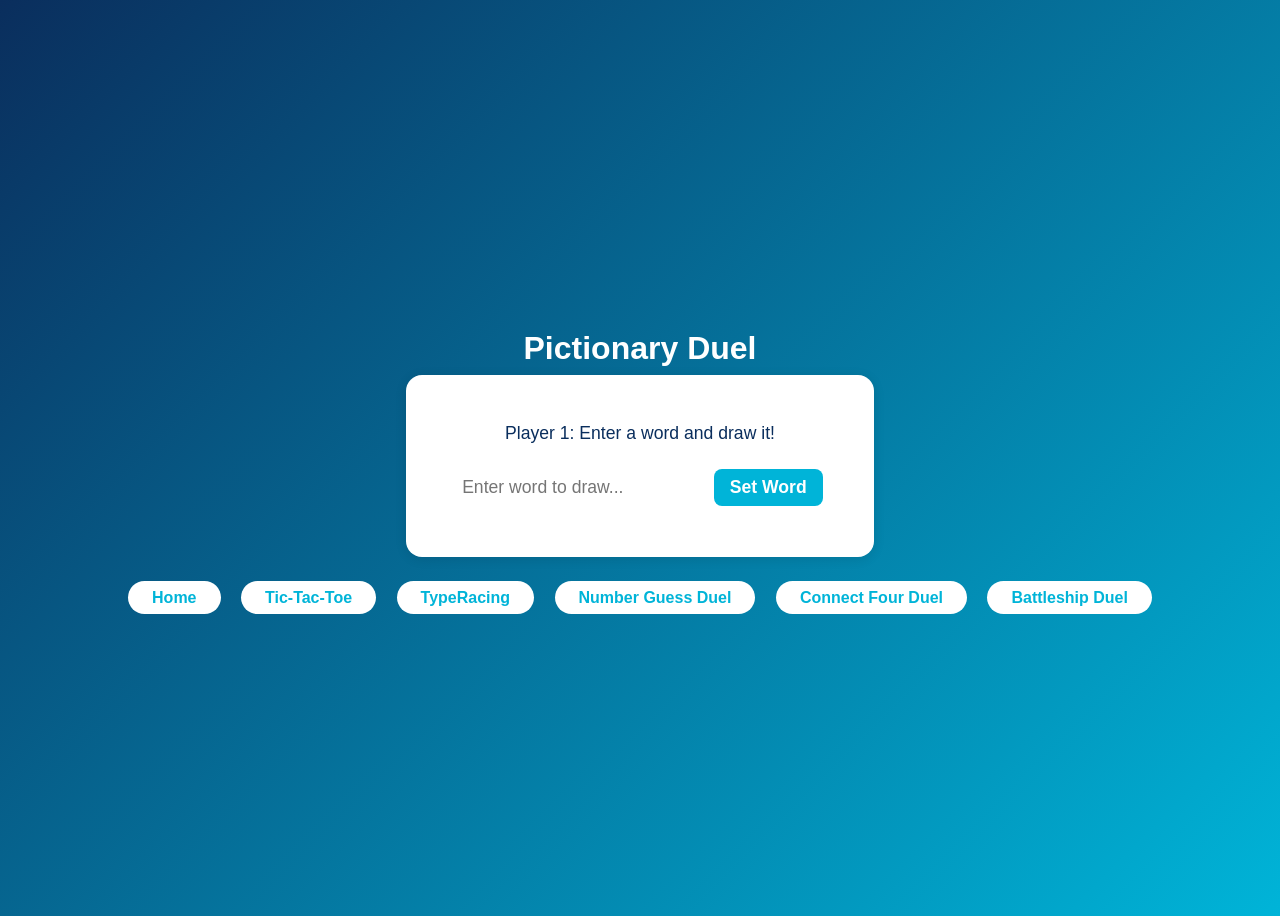
<file: 2PlayerGames/pictionary-duel.html>
<!DOCTYPE html>
<html lang="en">
<head>
    <meta charset="UTF-8">
    <title>Pictionary Duel</title>
    <style>
        body {
            background: linear-gradient(135deg, #0a2e5d 0%, #00b4d8 100%);
            color: #fff;
            font-family: 'Montserrat', Arial, sans-serif;
            display: flex;
            flex-direction: column;
            align-items: center;
            justify-content: center;
            min-height: 100vh;
        }
        h1 {
            margin-bottom: 0.5rem;
        }
        .game-area {
            background: #fff;
            color: #0a2e5d;
            border-radius: 16px;
            padding: 2rem 2.5rem;
            box-shadow: 0 2px 12px rgba(0,0,0,0.10);
            min-width: 340px;
            text-align: center;
        }
        .input-row {
            margin: 1.2rem 0;
        }
        .input-row input, .input-row button {
            font-size: 1.1rem;
            padding: 0.5rem 1rem;
            border-radius: 8px;
            border: none;
            margin-right: 0.7rem;
        }
        .input-row button {
            background: #00b4d8;
            color: #fff;
            font-weight: 700;
            cursor: pointer;
            transition: background 0.2s;
        }
        .input-row button:hover {
            background: #0077b6;
        }
        .status {
            font-size: 1.1rem;
            margin: 1rem 0 0.5rem 0;
            min-height: 1.5em;
        }
        .canvas-area {
            display: flex;
            flex-direction: column;
            align-items: center;
            margin: 1.5rem 0;
        }
        canvas {
            background: #fff;
            border: 2px solid #00b4d8;
            border-radius: 8px;
            box-shadow: 0 2px 12px rgba(0,0,0,0.10);
            cursor: crosshair;
        }
        .nav-links {
            margin-top: 2rem;
            text-align: center;
        }
        .nav-links a {
            color: #00b4d8;
            background: #fff;
            text-decoration: none;
            padding: 0.5rem 1.5rem;
            border-radius: 20px;
            font-weight: 700;
            margin: 0 0.5rem;
            transition: background 0.2s, color 0.2s;
        }
    </style>
</head>
<body>
    <h1>Pictionary Duel</h1>
    <div class="game-area">
        <div class="status" id="status">Player 1: Enter a word and draw it!</div>
        <div class="input-row" id="wordRow">
            <input type="text" id="wordInput" placeholder="Enter word to draw..." />
            <button id="setWordBtn">Set Word</button>
        </div>
        <div class="canvas-area" id="canvasArea" style="display:none;">
            <canvas id="drawCanvas" width="400" height="300"></canvas>
            <div style="margin-top:0.7rem;">
                <button id="clearBtn">Clear Drawing</button>
                <button id="doneBtn">Done Drawing</button>
            </div>
        </div>
        <div class="input-row" id="guessRow" style="display:none;">
            <input type="text" id="guessInput" placeholder="Guess the word..." />
            <button id="guessBtn">Guess</button>
        </div>
    </div>
    <div class="nav-links">
        <a href="index.html">Home</a>
        <a href="tic-tac-toe.html">Tic-Tac-Toe</a>
        <a href="typeracing.html">TypeRacing</a>
        <a href="number-guess-duel.html">Number Guess Duel</a>
        <a href="connect-four-duel.html">Connect Four Duel</a>
        <a href="battleship-duel.html">Battleship Duel</a>
    </div>
    <script>
        let secretWord = '';
        let drawingDone = false;
        const statusElem = document.getElementById('status');
        const wordRow = document.getElementById('wordRow');
        const wordInput = document.getElementById('wordInput');
        const setWordBtn = document.getElementById('setWordBtn');
        const canvasArea = document.getElementById('canvasArea');
        const drawCanvas = document.getElementById('drawCanvas');
        const clearBtn = document.getElementById('clearBtn');
        const doneBtn = document.getElementById('doneBtn');
        const guessRow = document.getElementById('guessRow');
        const guessInput = document.getElementById('guessInput');
        const guessBtn = document.getElementById('guessBtn');

        // Drawing logic
        let drawing = false;
        let ctx = drawCanvas.getContext('2d');
        ctx.lineWidth = 3;
        ctx.lineCap = 'round';
        drawCanvas.addEventListener('mousedown', e => {
            if (drawingDone) return;
            drawing = true;
            ctx.beginPath();
            ctx.moveTo(e.offsetX, e.offsetY);
        });
        drawCanvas.addEventListener('mousemove', e => {
            if (drawing && !drawingDone) {
                ctx.lineTo(e.offsetX, e.offsetY);
                ctx.stroke();
            }
        });
        drawCanvas.addEventListener('mouseup', () => drawing = false);
        drawCanvas.addEventListener('mouseleave', () => drawing = false);
        clearBtn.onclick = () => {
            ctx.clearRect(0, 0, drawCanvas.width, drawCanvas.height);
        };

        setWordBtn.onclick = () => {
            secretWord = wordInput.value.trim().toLowerCase();
            if (!secretWord) {
                statusElem.textContent = 'Please enter a word to draw!';
                return;
            }
            wordRow.style.display = 'none';
            canvasArea.style.display = '';
            statusElem.textContent = 'Draw your word! When done, click Done Drawing.';
        };

        doneBtn.onclick = () => {
            drawingDone = true;
            canvasArea.style.display = 'none';
            guessRow.style.display = '';
            statusElem.textContent = 'Player 2: Guess the word!';
            guessInput.value = '';
            guessInput.focus();
        };

        guessBtn.onclick = () => {
            const guess = guessInput.value.trim().toLowerCase();
            if (!guess) return;
            if (guess === secretWord) {
                statusElem.textContent = 'Correct! Player 2 guessed the word!';
                guessRow.style.display = 'none';
            } else {
                statusElem.textContent = 'Incorrect, try again!';
                guessInput.value = '';
                guessInput.focus();
            }
        };
    </script>
</body>
</html>
</file>
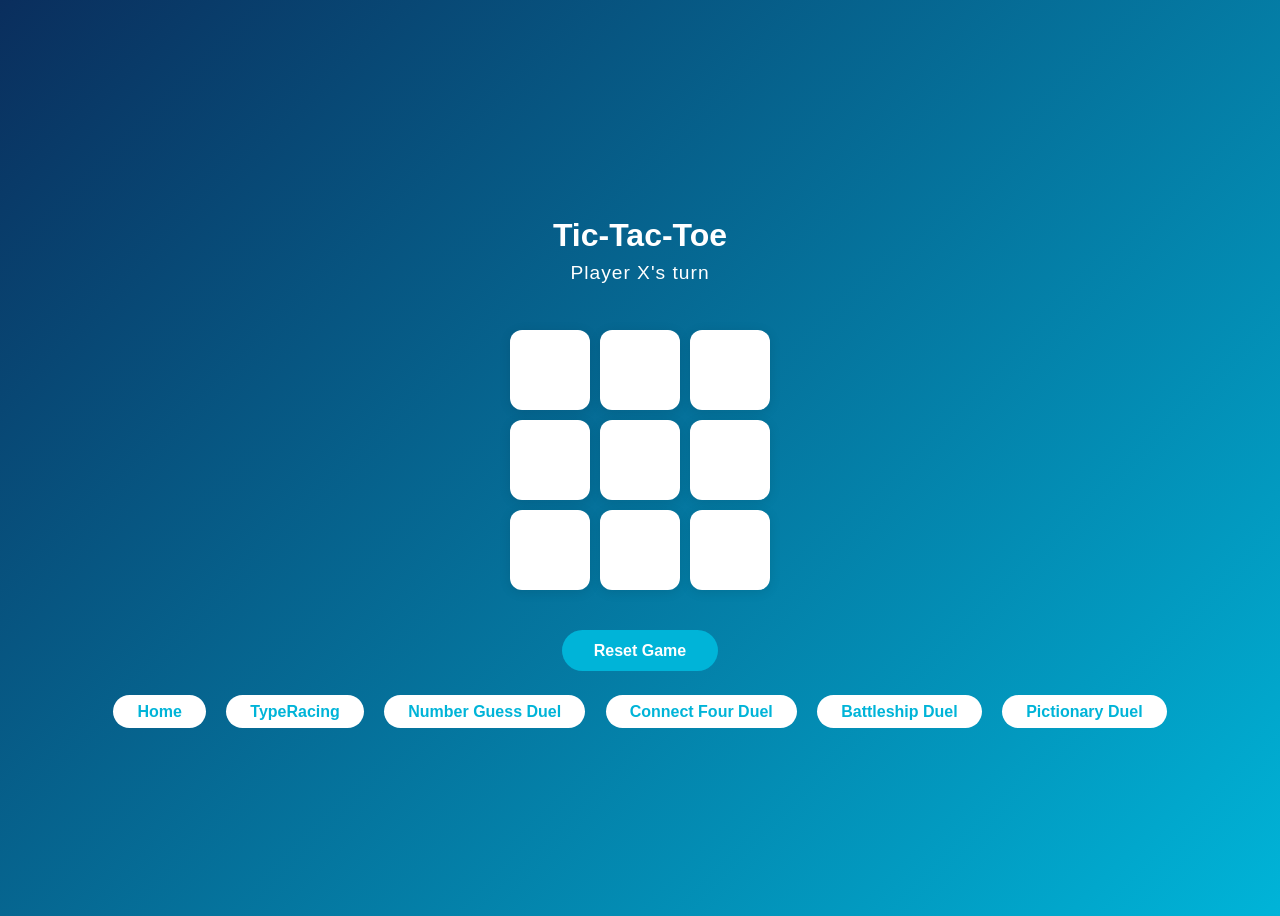
<file: 2PlayerGames/tic-tac-toe.html>
<!DOCTYPE html>
<html lang="en">
<head>
    <meta charset="UTF-8">
    <title>Tic-Tac-Toe Game</title>
    <style>
        body {
            background: linear-gradient(135deg, #0a2e5d 0%, #00b4d8 100%);
            color: #fff;
            font-family: 'Montserrat', Arial, sans-serif;
            display: flex;
            flex-direction: column;
            align-items: center;
            justify-content: center;
            min-height: 100vh;
        }
        h1 {
            margin-bottom: 0.5rem;
        }
        .board {
            display: grid;
            grid-template-columns: repeat(3, 80px);
            grid-template-rows: repeat(3, 80px);
            gap: 10px;
            margin: 1.5rem 0;
        }
        .cell {
            width: 80px;
            height: 80px;
            background: #fff;
            color: #0a2e5d;
            font-size: 2.5rem;
            font-weight: bold;
            display: flex;
            align-items: center;
            justify-content: center;
            border-radius: 12px;
            cursor: pointer;
            transition: background 0.2s, transform 0.2s, color 0.2s;
            box-shadow: 0 2px 12px rgba(0,0,0,0.10);
            user-select: none;
        }
        .cell.animated {
            animation: pop 0.25s cubic-bezier(.68,-0.55,.27,1.55);
        }
        @keyframes pop {
            0% { transform: scale(0.7); }
            70% { transform: scale(1.15); }
            100% { transform: scale(1); }
        }
        .cell.winner {
            background: #00b4d8;
            color: #fff;
            animation: winner-glow 0.7s infinite alternate;
        }
        @keyframes winner-glow {
            from { box-shadow: 0 0 0 0 #00b4d8; }
            to { box-shadow: 0 0 16px 8px #00b4d8; }
        }
        .status {
            font-size: 1.2rem;
            margin-bottom: 1rem;
            min-height: 1.5em;
            letter-spacing: 1px;
        }
        .reset-btn {
            background: #00b4d8;
            color: #fff;
            border: none;
            padding: 0.7rem 2rem;
            border-radius: 30px;
            font-size: 1rem;
            font-weight: 700;
            cursor: pointer;
            margin-top: 1rem;
            transition: background 0.2s, transform 0.2s;
        }
        .reset-btn:hover {
            background: #0077b6;
            transform: scale(1.05);
        }
        .nav-links {
            margin-top: 2rem;
            text-align: center;
        }
        .nav-links a {
            color: #00b4d8;
            background: #fff;
            text-decoration: none;
            padding: 0.5rem 1.5rem;
            border-radius: 20px;
            font-weight: 700;
            margin: 0 0.5rem;
            transition: background 0.2s, color 0.2s;
        }
    </style>
</head>
<body>
    <h1>Tic-Tac-Toe</h1>
    <div class="status" id="status">Player X's turn</div>
    <div class="board" id="board">
        <!-- Cells will be generated by JS -->
    </div>
    <button class="reset-btn" onclick="resetGame()">Reset Game</button>
    <div class="nav-links">
        <a href="index.html">Home</a>
        <a href="typeracing.html">TypeRacing</a>
        <a href="number-guess-duel.html" style="color:#00b4d8; background:#fff; text-decoration:none; padding:0.5rem 1.5rem; border-radius:20px; font-weight:700; margin:0 0.5rem; transition:background 0.2s, color 0.2s;">Number Guess Duel</a>
        <a href="connect-four-duel.html" style="color:#00b4d8; background:#fff; text-decoration:none; padding:0.5rem 1.5rem; border-radius:20px; font-weight:700; margin:0 0.5rem; transition:background 0.2s, color 0.2s;">Connect Four Duel</a>
        <a href="battleship-duel.html" style="color:#00b4d8; background:#fff; text-decoration:none; padding:0.5rem 1.5rem; border-radius:20px; font-weight:700; margin:0 0.5rem; transition:background 0.2s, color 0.2s;">Battleship Duel</a>
        <a href="pictionary-duel.html" style="color:#00b4d8; background:#fff; text-decoration:none; padding:0.5rem 1.5rem; border-radius:20px; font-weight:700; margin:0 0.5rem; transition:background 0.2s, color 0.2s;">Pictionary Duel</a>
    </div>
    <script>
        const boardElem = document.getElementById('board');
        const statusElem = document.getElementById('status');
        let board = Array(9).fill('');
        let currentPlayer = 'X';
        let gameActive = true;
        let winnerPattern = null;

        function renderBoard() {
            boardElem.innerHTML = '';
            board.forEach((cell, idx) => {
                const cellElem = document.createElement('div');
                cellElem.className = 'cell';
                cellElem.textContent = cell;
                if (winnerPattern && winnerPattern.includes(idx)) {
                    cellElem.classList.add('winner');
                }
                cellElem.onclick = () => handleCellClick(idx);
                boardElem.appendChild(cellElem);
            });
        }

        function handleCellClick(idx) {
            if (!gameActive || board[idx]) return;
            board[idx] = currentPlayer;
            animateCell(idx);
            const win = checkWin();
            if (win) {
                winnerPattern = win;
                statusElem.textContent = `Player ${currentPlayer} wins!`;
                gameActive = false;
            } else if (board.every(cell => cell)) {
                statusElem.textContent = "It's a tie!";
                gameActive = false;
            } else {
                currentPlayer = currentPlayer === 'X' ? 'O' : 'X';
                statusElem.textContent = `Player ${currentPlayer}'s turn`;
            }
            renderBoard();
        }

        function animateCell(idx) {
            // Animate the cell that was just played
            setTimeout(() => {
                const cell = boardElem.children[idx];
                if (cell) {
                    cell.classList.add('animated');
                    setTimeout(() => cell.classList.remove('animated'), 250);
                }
            }, 0);
        }

        function checkWin() {
            const winPatterns = [
                [0,1,2],[3,4,5],[6,7,8], // rows
                [0,3,6],[1,4,7],[2,5,8], // cols
                [0,4,8],[2,4,6]          // diags
            ];
            for (const pattern of winPatterns) {
                if (pattern.every(idx => board[idx] === currentPlayer)) {
                    return pattern;
                }
            }
            return null;
        }

        function resetGame() {
            board = Array(9).fill('');
            currentPlayer = 'X';
            gameActive = true;
            winnerPattern = null;
            statusElem.textContent = `Player ${currentPlayer}'s turn`;
            renderBoard();
        }

        // Initial render
        renderBoard();
    </script>
</body>
</html>
</file>
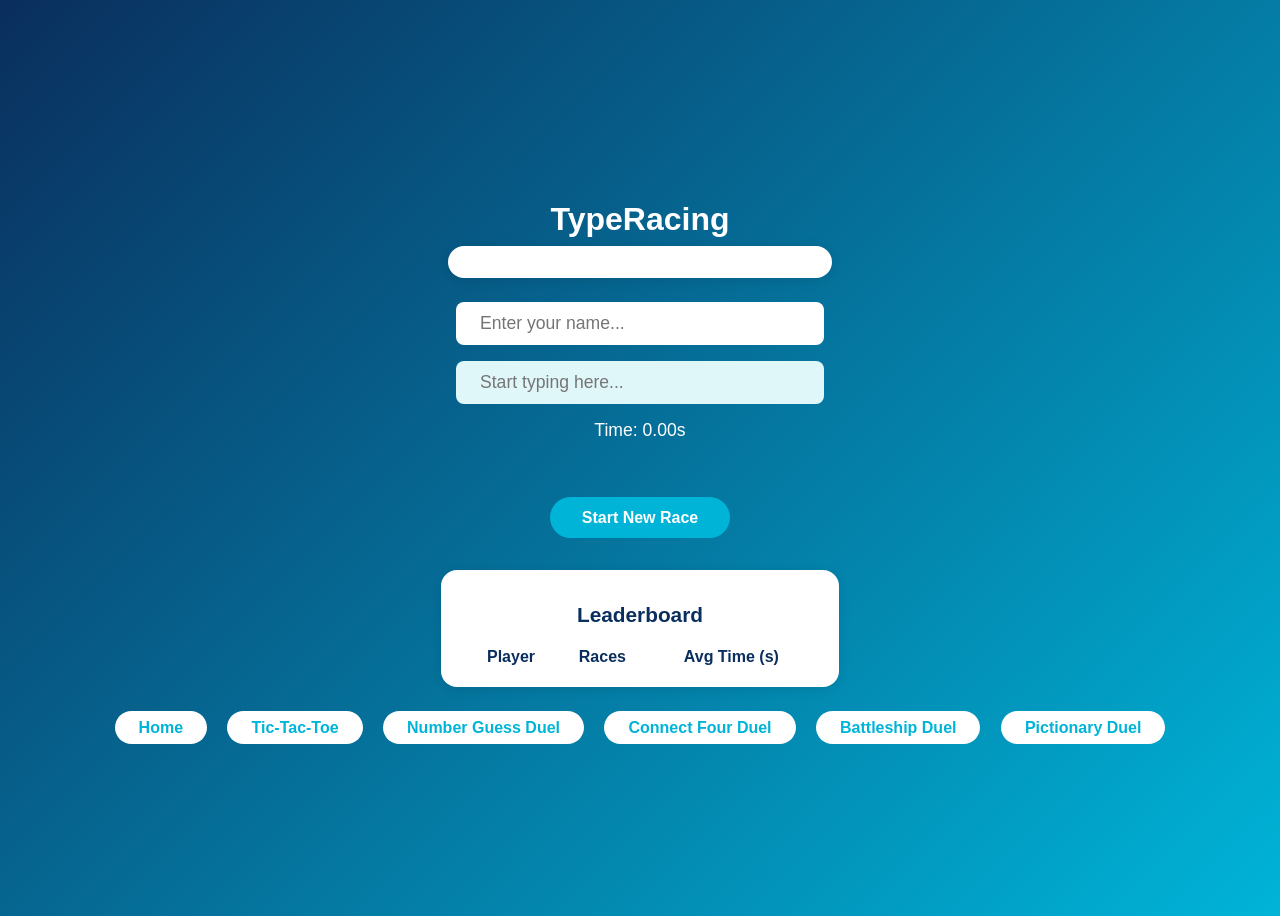
<file: 2PlayerGames/typeracing.html>
<!DOCTYPE html>
<html lang="en">
<head>
    <meta charset="UTF-8">
    <title>TypeRacing Game</title>
    <style>
        body {
            background: linear-gradient(135deg, #0a2e5d 0%, #00b4d8 100%);
            color: #fff;
            font-family: 'Montserrat', Arial, sans-serif;
            display: flex;
            flex-direction: column;
            align-items: center;
            justify-content: center;
            min-height: 100vh;
        }
        h1 {
            margin-bottom: 0.5rem;
        }
        .sentence {
            font-size: 1.3rem;
            background: #fff;
            color: #0a2e5d;
            padding: 1rem 2rem;
            border-radius: 16px;
            margin-bottom: 1.5rem;
            box-shadow: 0 2px 12px rgba(0,0,0,0.10);
            min-width: 320px;
            text-align: center;
        }
        .input-area {
            width: 100%;
            display: flex;
            flex-direction: column;
            align-items: center;
        }
        .type-input {
            font-size: 1.1rem;
            padding: 0.7rem 1.5rem;
            border-radius: 8px;
            border: none;
            width: 320px;
            margin-bottom: 1rem;
            outline: none;
        }
        .type-input:disabled {
            background: #e0f7fa;
        }
        .timer {
            font-size: 1.1rem;
            margin-bottom: 1rem;
        }
        .result {
            font-size: 1.2rem;
            margin-top: 1rem;
            font-weight: 700;
        }
        .reset-btn {
            background: #00b4d8;
            color: #fff;
            border: none;
            padding: 0.7rem 2rem;
            border-radius: 30px;
            font-size: 1rem;
            font-weight: 700;
            cursor: pointer;
            margin-top: 1.5rem;
            transition: background 0.2s, transform 0.2s;
        }
        .reset-btn:hover {
            background: #0077b6;
            transform: scale(1.05);
        }
        .nav-links {
            margin-top: 2rem;
            text-align: center;
        }
        .nav-links a {
            color: #00b4d8;
            background: #fff;
            text-decoration: none;
            padding: 0.5rem 1.5rem;
            border-radius: 20px;
            font-weight: 700;
            margin: 0 0.5rem;
            transition: background 0.2s, color 0.2s;
        }
    </style>
</head>
<body>
    <h1>TypeRacing</h1>
    <div class="sentence" id="sentence"></div>
    <div class="input-area">
        <input type="text" id="playerName" class="type-input" placeholder="Enter your name..." autocomplete="off" />
        <input type="text" id="typeInput" class="type-input" placeholder="Start typing here..." autocomplete="off" disabled />
        <div class="timer" id="timer">Time: 0.00s</div>
        <div class="result" id="result"></div>
        <button class="reset-btn" id="startBtn">Start New Race</button>
    </div>
    <div id="leaderboard" style="margin-top:2rem; width:350px; background:#fff; color:#0a2e5d; border-radius:16px; padding:1rem 1.5rem; box-shadow:0 2px 12px rgba(0,0,0,0.10); display:none;">
        <h2 style="text-align:center; font-size:1.3rem; margin-bottom:1rem;">Leaderboard</h2>
        <div id="leaderboardContent"></div>
    </div>
    <div class="nav-links">
        <a href="index.html">Home</a>
        <a href="tic-tac-toe.html">Tic-Tac-Toe</a>
        <a href="number-guess-duel.html" style="color:#00b4d8; background:#fff; text-decoration:none; padding:0.5rem 1.5rem; border-radius:20px; font-weight:700; margin:0 0.5rem; transition:background 0.2s, color 0.2s;">Number Guess Duel</a>
        <a href="connect-four-duel.html" style="color:#00b4d8; background:#fff; text-decoration:none; padding:0.5rem 1.5rem; border-radius:20px; font-weight:700; margin:0 0.5rem; transition:background 0.2s, color 0.2s;">Connect Four Duel</a>
        <a href="battleship-duel.html" style="color:#00b4d8; background:#fff; text-decoration:none; padding:0.5rem 1.5rem; border-radius:20px; font-weight:700; margin:0 0.5rem; transition:background 0.2s, color 0.2s;">Battleship Duel</a>
        <a href="pictionary-duel.html" style="color:#00b4d8; background:#fff; text-decoration:none; padding:0.5rem 1.5rem; border-radius:20px; font-weight:700; margin:0 0.5rem; transition:background 0.2s, color 0.2s;">Pictionary Duel</a>
    </div>
    <script>
        const sentences = [
            "The quick brown fox jumps over the lazy dog.",
            "Pack my box with five dozen liquor jugs.",
            "Sphinx of black quartz, judge my vow.",
            "How vexingly quick daft zebras jump!",
            "Bright vixens jump; dozy fowl quack.",
            "Jackdaws love my big sphinx of quartz."
        ];
        
        const sentenceElem = document.getElementById('sentence');
        const inputElem = document.getElementById('typeInput');
        const playerNameElem = document.getElementById('playerName');
        const timerElem = document.getElementById('timer');
        const resultElem = document.getElementById('result');
        const startBtn = document.getElementById('startBtn');
        const leaderboardElem = document.getElementById('leaderboard');
        const leaderboardContent = document.getElementById('leaderboardContent');
        let startTime = null;
        let timerInterval = null;
        let currentSentence = '';
        let finished = false;
        let currentPlayer = '';
        let playerTimes = {};

        function startRace() {
            currentPlayer = playerNameElem.value.trim();
            if (!currentPlayer) {
                alert('Please enter your name before starting!');
                playerNameElem.focus();
                return;
            }
            // Pick a random sentence
            currentSentence = sentences[Math.floor(Math.random() * sentences.length)];
            sentenceElem.textContent = currentSentence;
            inputElem.value = '';
            inputElem.disabled = false;
            inputElem.focus();
            resultElem.textContent = '';
            timerElem.textContent = 'Time: 0.00s';
            finished = false;
            startTime = null;
            if (timerInterval) clearInterval(timerInterval);
        }

        function updateTimer() {
            if (!startTime) return;
            const elapsed = (Date.now() - startTime) / 1000;
            timerElem.textContent = `Time: ${elapsed.toFixed(2)}s`;
        }

        inputElem.addEventListener('input', () => {
            if (finished) return;
            if (!startTime) {
                startTime = Date.now();
                timerInterval = setInterval(updateTimer, 30);
            }
            if (inputElem.value === currentSentence) {
                finished = true;
                inputElem.disabled = true;
                clearInterval(timerInterval);
                const totalTime = (Date.now() - startTime) / 1000;
                resultElem.textContent = `Finished in ${totalTime.toFixed(2)} seconds!`;
                addPlayerTime(currentPlayer, totalTime);
                updateLeaderboard();
            }
        });

        // --- Remove localStorage and restore original leaderboard logic ---
        // Remove any previous let playerTimes = {};
        playerTimes = {};

        function addPlayerTime(name, time) {
            if (!playerTimes[name]) playerTimes[name] = [];
            playerTimes[name].push(time);
        }

        function updateLeaderboard() {
            leaderboardElem.style.display = 'block';
            let html = '<table style="width:100%; text-align:center; border-collapse:collapse;">';
            html += '<tr><th style="padding:0.3rem;">Player</th><th style="padding:0.3rem;">Races</th><th style="padding:0.3rem;">Avg Time (s)</th></tr>';
            const sorted = Object.entries(playerTimes).sort((a, b) => {
                const avgA = a[1].reduce((x, y) => x + y, 0) / a[1].length;
                const avgB = b[1].reduce((x, y) => x + y, 0) / b[1].length;
                return avgA - avgB;
            });
            for (const [name, times] of sorted) {
                const avg = times.reduce((a, b) => a + b, 0) / times.length;
                html += `<tr><td>${name}</td><td>${times.length}</td><td>${avg.toFixed(2)}</td></tr>`;
            }
            html += '</table>';
            leaderboardContent.innerHTML = html;
        }

        leaderboardElem.style.display = 'block';
        updateLeaderboard();
        inputElem.disabled = true;
        playerNameElem.value = '';
        playerNameElem.focus();

        startBtn.addEventListener('click', startRace);
    </script>
</body>
</html>
</file>
<file: assets/main-GZ6Hhb1g.css>
*,:before,:after{--tw-border-spacing-x: 0;--tw-border-spacing-y: 0;--tw-translate-x: 0;--tw-translate-y: 0;--tw-rotate: 0;--tw-skew-x: 0;--tw-skew-y: 0;--tw-scale-x: 1;--tw-scale-y: 1;--tw-pan-x: ;--tw-pan-y: ;--tw-pinch-zoom: ;--tw-scroll-snap-strictness: proximity;--tw-gradient-from-position: ;--tw-gradient-via-position: ;--tw-gradient-to-position: ;--tw-ordinal: ;--tw-slashed-zero: ;--tw-numeric-figure: ;--tw-numeric-spacing: ;--tw-numeric-fraction: ;--tw-ring-inset: ;--tw-ring-offset-width: 0px;--tw-ring-offset-color: #fff;--tw-ring-color: rgb(59 130 246 / .5);--tw-ring-offset-shadow: 0 0 #0000;--tw-ring-shadow: 0 0 #0000;--tw-shadow: 0 0 #0000;--tw-shadow-colored: 0 0 #0000;--tw-blur: ;--tw-brightness: ;--tw-contrast: ;--tw-grayscale: ;--tw-hue-rotate: ;--tw-invert: ;--tw-saturate: ;--tw-sepia: ;--tw-drop-shadow: ;--tw-backdrop-blur: ;--tw-backdrop-brightness: ;--tw-backdrop-contrast: ;--tw-backdrop-grayscale: ;--tw-backdrop-hue-rotate: ;--tw-backdrop-invert: ;--tw-backdrop-opacity: ;--tw-backdrop-saturate: ;--tw-backdrop-sepia: ;--tw-contain-size: ;--tw-contain-layout: ;--tw-contain-paint: ;--tw-contain-style: }::backdrop{--tw-border-spacing-x: 0;--tw-border-spacing-y: 0;--tw-translate-x: 0;--tw-translate-y: 0;--tw-rotate: 0;--tw-skew-x: 0;--tw-skew-y: 0;--tw-scale-x: 1;--tw-scale-y: 1;--tw-pan-x: ;--tw-pan-y: ;--tw-pinch-zoom: ;--tw-scroll-snap-strictness: proximity;--tw-gradient-from-position: ;--tw-gradient-via-position: ;--tw-gradient-to-position: ;--tw-ordinal: ;--tw-slashed-zero: ;--tw-numeric-figure: ;--tw-numeric-spacing: ;--tw-numeric-fraction: ;--tw-ring-inset: ;--tw-ring-offset-width: 0px;--tw-ring-offset-color: #fff;--tw-ring-color: rgb(59 130 246 / .5);--tw-ring-offset-shadow: 0 0 #0000;--tw-ring-shadow: 0 0 #0000;--tw-shadow: 0 0 #0000;--tw-shadow-colored: 0 0 #0000;--tw-blur: ;--tw-brightness: ;--tw-contrast: ;--tw-grayscale: ;--tw-hue-rotate: ;--tw-invert: ;--tw-saturate: ;--tw-sepia: ;--tw-drop-shadow: ;--tw-backdrop-blur: ;--tw-backdrop-brightness: ;--tw-backdrop-contrast: ;--tw-backdrop-grayscale: ;--tw-backdrop-hue-rotate: ;--tw-backdrop-invert: ;--tw-backdrop-opacity: ;--tw-backdrop-saturate: ;--tw-backdrop-sepia: ;--tw-contain-size: ;--tw-contain-layout: ;--tw-contain-paint: ;--tw-contain-style: }*,:before,:after{box-sizing:border-box;border-width:0;border-style:solid;border-color:#e5e7eb}:before,:after{--tw-content: ""}html,:host{line-height:1.5;-webkit-text-size-adjust:100%;-moz-tab-size:4;-o-tab-size:4;tab-size:4;font-family:Inter,system-ui,sans-serif;font-feature-settings:normal;font-variation-settings:normal;-webkit-tap-highlight-color:transparent}body{margin:0;line-height:inherit}hr{height:0;color:inherit;border-top-width:1px}abbr:where([title]){-webkit-text-decoration:underline dotted;text-decoration:underline dotted}h1,h2,h3,h4,h5,h6{font-size:inherit;font-weight:inherit}a{color:inherit;text-decoration:inherit}b,strong{font-weight:bolder}code,kbd,samp,pre{font-family:ui-monospace,SFMono-Regular,Menlo,Monaco,Consolas,Liberation Mono,Courier New,monospace;font-feature-settings:normal;font-variation-settings:normal;font-size:1em}small{font-size:80%}sub,sup{font-size:75%;line-height:0;position:relative;vertical-align:baseline}sub{bottom:-.25em}sup{top:-.5em}table{text-indent:0;border-color:inherit;border-collapse:collapse}button,input,optgroup,select,textarea{font-family:inherit;font-feature-settings:inherit;font-variation-settings:inherit;font-size:100%;font-weight:inherit;line-height:inherit;letter-spacing:inherit;color:inherit;margin:0;padding:0}button,select{text-transform:none}button,input:where([type=button]),input:where([type=reset]),input:where([type=submit]){-webkit-appearance:button;background-color:transparent;background-image:none}:-moz-focusring{outline:auto}:-moz-ui-invalid{box-shadow:none}progress{vertical-align:baseline}::-webkit-inner-spin-button,::-webkit-outer-spin-button{height:auto}[type=search]{-webkit-appearance:textfield;outline-offset:-2px}::-webkit-search-decoration{-webkit-appearance:none}::-webkit-file-upload-button{-webkit-appearance:button;font:inherit}summary{display:list-item}blockquote,dl,dd,h1,h2,h3,h4,h5,h6,hr,figure,p,pre{margin:0}fieldset{margin:0;padding:0}legend{padding:0}ol,ul,menu{list-style:none;margin:0;padding:0}dialog{padding:0}textarea{resize:vertical}input::-moz-placeholder,textarea::-moz-placeholder{opacity:1;color:#9ca3af}input::placeholder,textarea::placeholder{opacity:1;color:#9ca3af}button,[role=button]{cursor:pointer}:disabled{cursor:default}img,svg,video,canvas,audio,iframe,embed,object{display:block;vertical-align:middle}img,video{max-width:100%;height:auto}[hidden]:where(:not([hidden=until-found])){display:none}html{-webkit-tap-highlight-color:transparent}body{-webkit-font-smoothing:antialiased;-moz-osx-font-smoothing:grayscale;overscroll-behavior:none}input[type=text],input[type=number],input[type=date]{font-size:16px!important}.\!container{width:100%!important}.container{width:100%}@media (min-width: 640px){.\!container{max-width:640px!important}.container{max-width:640px}}@media (min-width: 768px){.\!container{max-width:768px!important}.container{max-width:768px}}@media (min-width: 1024px){.\!container{max-width:1024px!important}.container{max-width:1024px}}@media (min-width: 1280px){.\!container{max-width:1280px!important}.container{max-width:1280px}}@media (min-width: 1536px){.\!container{max-width:1536px!important}.container{max-width:1536px}}.fixed{position:fixed}.bottom-4{bottom:1rem}.right-4{right:1rem}.z-50{z-index:50}.mx-auto{margin-left:auto;margin-right:auto}.mb-1{margin-bottom:.25rem}.mb-2{margin-bottom:.5rem}.mb-3{margin-bottom:.75rem}.mb-4{margin-bottom:1rem}.mt-0\.5{margin-top:.125rem}.mt-1{margin-top:.25rem}.block{display:block}.inline{display:inline}.flex{display:flex}.grid{display:grid}.hidden{display:none}.h-10{height:2.5rem}.h-12{height:3rem}.h-3{height:.75rem}.h-4{height:1rem}.h-5{height:1.25rem}.h-6{height:1.5rem}.h-8{height:2rem}.min-h-screen{min-height:100vh}.w-10{width:2.5rem}.w-12{width:3rem}.w-3{width:.75rem}.w-4{width:1rem}.w-5{width:1.25rem}.w-6{width:1.5rem}.w-8{width:2rem}.w-full{width:100%}.max-w-lg{max-width:32rem}.flex-1{flex:1 1 0%}.flex-shrink-0{flex-shrink:0}.translate-y-0{--tw-translate-y: 0px;transform:translate(var(--tw-translate-x),var(--tw-translate-y)) rotate(var(--tw-rotate)) skew(var(--tw-skew-x)) skewY(var(--tw-skew-y)) scaleX(var(--tw-scale-x)) scaleY(var(--tw-scale-y))}.translate-y-full{--tw-translate-y: 100%;transform:translate(var(--tw-translate-x),var(--tw-translate-y)) rotate(var(--tw-rotate)) skew(var(--tw-skew-x)) skewY(var(--tw-skew-y)) scaleX(var(--tw-scale-x)) scaleY(var(--tw-scale-y))}.transform{transform:translate(var(--tw-translate-x),var(--tw-translate-y)) rotate(var(--tw-rotate)) skew(var(--tw-skew-x)) skewY(var(--tw-skew-y)) scaleX(var(--tw-scale-x)) scaleY(var(--tw-scale-y))}.cursor-pointer{cursor:pointer}.grid-cols-2{grid-template-columns:repeat(2,minmax(0,1fr))}.grid-cols-3{grid-template-columns:repeat(3,minmax(0,1fr))}.items-start{align-items:flex-start}.items-center{align-items:center}.justify-center{justify-content:center}.justify-between{justify-content:space-between}.gap-1{gap:.25rem}.gap-2{gap:.5rem}.gap-3{gap:.75rem}.gap-4{gap:1rem}.space-y-2>:not([hidden])~:not([hidden]){--tw-space-y-reverse: 0;margin-top:calc(.5rem * calc(1 - var(--tw-space-y-reverse)));margin-bottom:calc(.5rem * var(--tw-space-y-reverse))}.space-y-3>:not([hidden])~:not([hidden]){--tw-space-y-reverse: 0;margin-top:calc(.75rem * calc(1 - var(--tw-space-y-reverse)));margin-bottom:calc(.75rem * var(--tw-space-y-reverse))}.space-y-4>:not([hidden])~:not([hidden]){--tw-space-y-reverse: 0;margin-top:calc(1rem * calc(1 - var(--tw-space-y-reverse)));margin-bottom:calc(1rem * var(--tw-space-y-reverse))}.rounded-2xl{border-radius:1rem}.rounded-full{border-radius:9999px}.rounded-lg{border-radius:.5rem}.rounded-xl{border-radius:.75rem}.border{border-width:1px}.border-b{border-bottom-width:1px}.border-b-2{border-bottom-width:2px}.border-none{border-style:none}.border-gray-200{--tw-border-opacity: 1;border-color:rgb(229 231 235 / var(--tw-border-opacity, 1))}.border-primary-500{--tw-border-opacity: 1;border-color:rgb(34 197 94 / var(--tw-border-opacity, 1))}.border-transparent{border-color:transparent}.bg-blue-100{--tw-bg-opacity: 1;background-color:rgb(219 234 254 / var(--tw-bg-opacity, 1))}.bg-gray-100{--tw-bg-opacity: 1;background-color:rgb(243 244 246 / var(--tw-bg-opacity, 1))}.bg-gray-200{--tw-bg-opacity: 1;background-color:rgb(229 231 235 / var(--tw-bg-opacity, 1))}.bg-gray-50{--tw-bg-opacity: 1;background-color:rgb(249 250 251 / var(--tw-bg-opacity, 1))}.bg-green-100{--tw-bg-opacity: 1;background-color:rgb(220 252 231 / var(--tw-bg-opacity, 1))}.bg-green-500{--tw-bg-opacity: 1;background-color:rgb(34 197 94 / var(--tw-bg-opacity, 1))}.bg-indigo-100{--tw-bg-opacity: 1;background-color:rgb(224 231 255 / var(--tw-bg-opacity, 1))}.bg-indigo-50{--tw-bg-opacity: 1;background-color:rgb(238 242 255 / var(--tw-bg-opacity, 1))}.bg-orange-100{--tw-bg-opacity: 1;background-color:rgb(255 237 213 / var(--tw-bg-opacity, 1))}.bg-primary-100{--tw-bg-opacity: 1;background-color:rgb(220 252 231 / var(--tw-bg-opacity, 1))}.bg-primary-500{--tw-bg-opacity: 1;background-color:rgb(34 197 94 / var(--tw-bg-opacity, 1))}.bg-purple-100{--tw-bg-opacity: 1;background-color:rgb(243 232 255 / var(--tw-bg-opacity, 1))}.bg-purple-50{--tw-bg-opacity: 1;background-color:rgb(250 245 255 / var(--tw-bg-opacity, 1))}.bg-red-500{--tw-bg-opacity: 1;background-color:rgb(239 68 68 / var(--tw-bg-opacity, 1))}.bg-transparent{background-color:transparent}.bg-white{--tw-bg-opacity: 1;background-color:rgb(255 255 255 / var(--tw-bg-opacity, 1))}.bg-white\/20{background-color:#fff3}.bg-gradient-to-br{background-image:linear-gradient(to bottom right,var(--tw-gradient-stops))}.bg-gradient-to-r{background-image:linear-gradient(to right,var(--tw-gradient-stops))}.from-blue-500{--tw-gradient-from: #3b82f6 var(--tw-gradient-from-position);--tw-gradient-to: rgb(59 130 246 / 0) var(--tw-gradient-to-position);--tw-gradient-stops: var(--tw-gradient-from), var(--tw-gradient-to)}.from-primary-500{--tw-gradient-from: #22c55e var(--tw-gradient-from-position);--tw-gradient-to: rgb(34 197 94 / 0) var(--tw-gradient-to-position);--tw-gradient-stops: var(--tw-gradient-from), var(--tw-gradient-to)}.to-blue-600{--tw-gradient-to: #2563eb var(--tw-gradient-to-position)}.to-primary-600{--tw-gradient-to: #16a34a var(--tw-gradient-to-position)}.p-1{padding:.25rem}.p-2{padding:.5rem}.p-3{padding:.75rem}.p-4{padding:1rem}.px-3{padding-left:.75rem;padding-right:.75rem}.px-4{padding-left:1rem;padding-right:1rem}.py-1\.5{padding-top:.375rem;padding-bottom:.375rem}.py-2\.5{padding-top:.625rem;padding-bottom:.625rem}.py-3{padding-top:.75rem;padding-bottom:.75rem}.py-4{padding-top:1rem;padding-bottom:1rem}.py-6{padding-top:1.5rem;padding-bottom:1.5rem}.py-8{padding-top:2rem;padding-bottom:2rem}.pb-8{padding-bottom:2rem}.pt-4{padding-top:1rem}.text-center{text-align:center}.text-right{text-align:right}.font-sans{font-family:Inter,system-ui,sans-serif}.text-2xl{font-size:1.5rem;line-height:2rem}.text-sm{font-size:.875rem;line-height:1.25rem}.text-xl{font-size:1.25rem;line-height:1.75rem}.text-xs{font-size:.75rem;line-height:1rem}.font-bold{font-weight:700}.font-medium{font-weight:500}.font-semibold{font-weight:600}.text-blue-500{--tw-text-opacity: 1;color:rgb(59 130 246 / var(--tw-text-opacity, 1))}.text-blue-600{--tw-text-opacity: 1;color:rgb(37 99 235 / var(--tw-text-opacity, 1))}.text-gray-400{--tw-text-opacity: 1;color:rgb(156 163 175 / var(--tw-text-opacity, 1))}.text-gray-500{--tw-text-opacity: 1;color:rgb(107 114 128 / var(--tw-text-opacity, 1))}.text-gray-600{--tw-text-opacity: 1;color:rgb(75 85 99 / var(--tw-text-opacity, 1))}.text-gray-700{--tw-text-opacity: 1;color:rgb(55 65 81 / var(--tw-text-opacity, 1))}.text-gray-900{--tw-text-opacity: 1;color:rgb(17 24 39 / var(--tw-text-opacity, 1))}.text-green-500{--tw-text-opacity: 1;color:rgb(34 197 94 / var(--tw-text-opacity, 1))}.text-indigo-500{--tw-text-opacity: 1;color:rgb(99 102 241 / var(--tw-text-opacity, 1))}.text-indigo-600{--tw-text-opacity: 1;color:rgb(79 70 229 / var(--tw-text-opacity, 1))}.text-orange-500{--tw-text-opacity: 1;color:rgb(249 115 22 / var(--tw-text-opacity, 1))}.text-primary-100{--tw-text-opacity: 1;color:rgb(220 252 231 / var(--tw-text-opacity, 1))}.text-primary-500{--tw-text-opacity: 1;color:rgb(34 197 94 / var(--tw-text-opacity, 1))}.text-primary-600{--tw-text-opacity: 1;color:rgb(22 163 74 / var(--tw-text-opacity, 1))}.text-purple-500{--tw-text-opacity: 1;color:rgb(168 85 247 / var(--tw-text-opacity, 1))}.text-purple-600{--tw-text-opacity: 1;color:rgb(147 51 234 / var(--tw-text-opacity, 1))}.text-red-500{--tw-text-opacity: 1;color:rgb(239 68 68 / var(--tw-text-opacity, 1))}.text-white{--tw-text-opacity: 1;color:rgb(255 255 255 / var(--tw-text-opacity, 1))}.opacity-0{opacity:0}.opacity-50{opacity:.5}.shadow-lg{--tw-shadow: 0 10px 15px -3px rgb(0 0 0 / .1), 0 4px 6px -4px rgb(0 0 0 / .1);--tw-shadow-colored: 0 10px 15px -3px var(--tw-shadow-color), 0 4px 6px -4px var(--tw-shadow-color);box-shadow:var(--tw-ring-offset-shadow, 0 0 #0000),var(--tw-ring-shadow, 0 0 #0000),var(--tw-shadow)}.shadow-sm{--tw-shadow: 0 1px 2px 0 rgb(0 0 0 / .05);--tw-shadow-colored: 0 1px 2px 0 var(--tw-shadow-color);box-shadow:var(--tw-ring-offset-shadow, 0 0 #0000),var(--tw-ring-shadow, 0 0 #0000),var(--tw-shadow)}.filter{filter:var(--tw-blur) var(--tw-brightness) var(--tw-contrast) var(--tw-grayscale) var(--tw-hue-rotate) var(--tw-invert) var(--tw-saturate) var(--tw-sepia) var(--tw-drop-shadow)}.transition-all{transition-property:all;transition-timing-function:cubic-bezier(.4,0,.2,1);transition-duration:.15s}.transition-colors{transition-property:color,background-color,border-color,text-decoration-color,fill,stroke;transition-timing-function:cubic-bezier(.4,0,.2,1);transition-duration:.15s}.duration-300{transition-duration:.3s}@keyframes fadeIn{0%{opacity:0;transform:translateY(10px)}to{opacity:1;transform:translateY(0)}}@keyframes slideUp{0%{opacity:0;transform:translateY(20px)}to{opacity:1;transform:translateY(0)}}input[type=number]::-webkit-inner-spin-button,input[type=number]::-webkit-outer-spin-button{-webkit-appearance:none;margin:0}input[type=number]{-moz-appearance:textfield}input[type=date]::-webkit-calendar-picker-indicator{cursor:pointer;opacity:.6;-webkit-transition-property:opacity;transition-property:opacity;transition-timing-function:cubic-bezier(.4,0,.2,1);transition-duration:.15s}input[type=date]::-webkit-calendar-picker-indicator:hover{opacity:1}*:focus-visible{outline:2px solid transparent;outline-offset:2px;--tw-ring-offset-shadow: var(--tw-ring-inset) 0 0 0 var(--tw-ring-offset-width) var(--tw-ring-offset-color);--tw-ring-shadow: var(--tw-ring-inset) 0 0 0 calc(2px + var(--tw-ring-offset-width)) var(--tw-ring-color);box-shadow:var(--tw-ring-offset-shadow),var(--tw-ring-shadow),var(--tw-shadow, 0 0 #0000);--tw-ring-opacity: 1;--tw-ring-color: rgb(34 197 94 / var(--tw-ring-opacity, 1));--tw-ring-offset-width: 2px}body{overscroll-behavior-y:contain}::-moz-selection{--tw-bg-opacity: 1;background-color:rgb(187 247 208 / var(--tw-bg-opacity, 1));--tw-text-opacity: 1;color:rgb(20 83 45 / var(--tw-text-opacity, 1))}::selection{--tw-bg-opacity: 1;background-color:rgb(187 247 208 / var(--tw-bg-opacity, 1));--tw-text-opacity: 1;color:rgb(20 83 45 / var(--tw-text-opacity, 1))}.hover\:bg-gray-100:hover{--tw-bg-opacity: 1;background-color:rgb(243 244 246 / var(--tw-bg-opacity, 1))}.hover\:bg-primary-600:hover{--tw-bg-opacity: 1;background-color:rgb(22 163 74 / var(--tw-bg-opacity, 1))}.hover\:bg-red-50:hover{--tw-bg-opacity: 1;background-color:rgb(254 242 242 / var(--tw-bg-opacity, 1))}.hover\:from-blue-600:hover{--tw-gradient-from: #2563eb var(--tw-gradient-from-position);--tw-gradient-to: rgb(37 99 235 / 0) var(--tw-gradient-to-position);--tw-gradient-stops: var(--tw-gradient-from), var(--tw-gradient-to)}.hover\:from-primary-600:hover{--tw-gradient-from: #16a34a var(--tw-gradient-from-position);--tw-gradient-to: rgb(22 163 74 / 0) var(--tw-gradient-to-position);--tw-gradient-stops: var(--tw-gradient-from), var(--tw-gradient-to)}.hover\:to-blue-700:hover{--tw-gradient-to: #1d4ed8 var(--tw-gradient-to-position)}.hover\:to-primary-700:hover{--tw-gradient-to: #15803d var(--tw-gradient-to-position)}.hover\:text-gray-700:hover{--tw-text-opacity: 1;color:rgb(55 65 81 / var(--tw-text-opacity, 1))}.hover\:text-red-500:hover{--tw-text-opacity: 1;color:rgb(239 68 68 / var(--tw-text-opacity, 1))}.focus\:border-transparent:focus{border-color:transparent}.focus\:outline-none:focus{outline:2px solid transparent;outline-offset:2px}.focus\:ring-2:focus{--tw-ring-offset-shadow: var(--tw-ring-inset) 0 0 0 var(--tw-ring-offset-width) var(--tw-ring-offset-color);--tw-ring-shadow: var(--tw-ring-inset) 0 0 0 calc(2px + var(--tw-ring-offset-width)) var(--tw-ring-color);box-shadow:var(--tw-ring-offset-shadow),var(--tw-ring-shadow),var(--tw-shadow, 0 0 #0000)}.focus\:ring-blue-500:focus{--tw-ring-opacity: 1;--tw-ring-color: rgb(59 130 246 / var(--tw-ring-opacity, 1))}.focus\:ring-primary-500:focus{--tw-ring-opacity: 1;--tw-ring-color: rgb(34 197 94 / var(--tw-ring-opacity, 1))}
</file>
